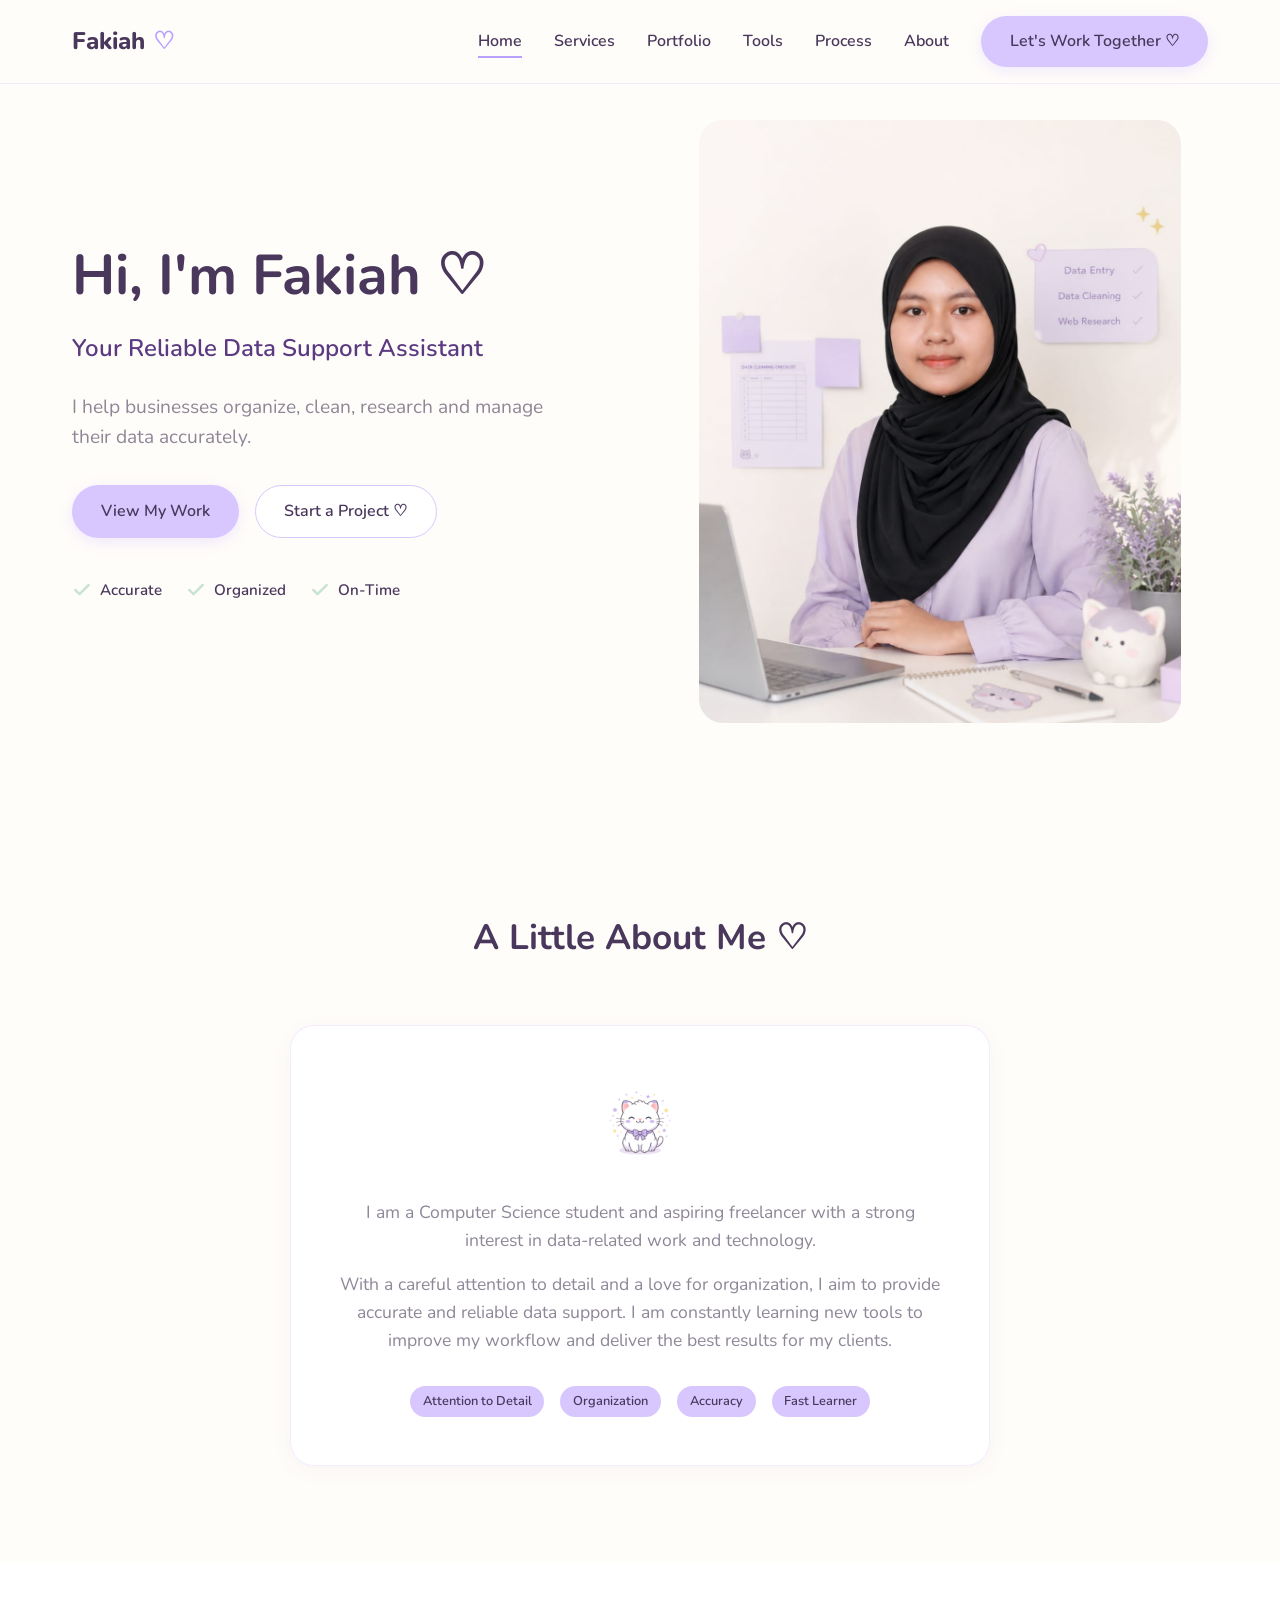
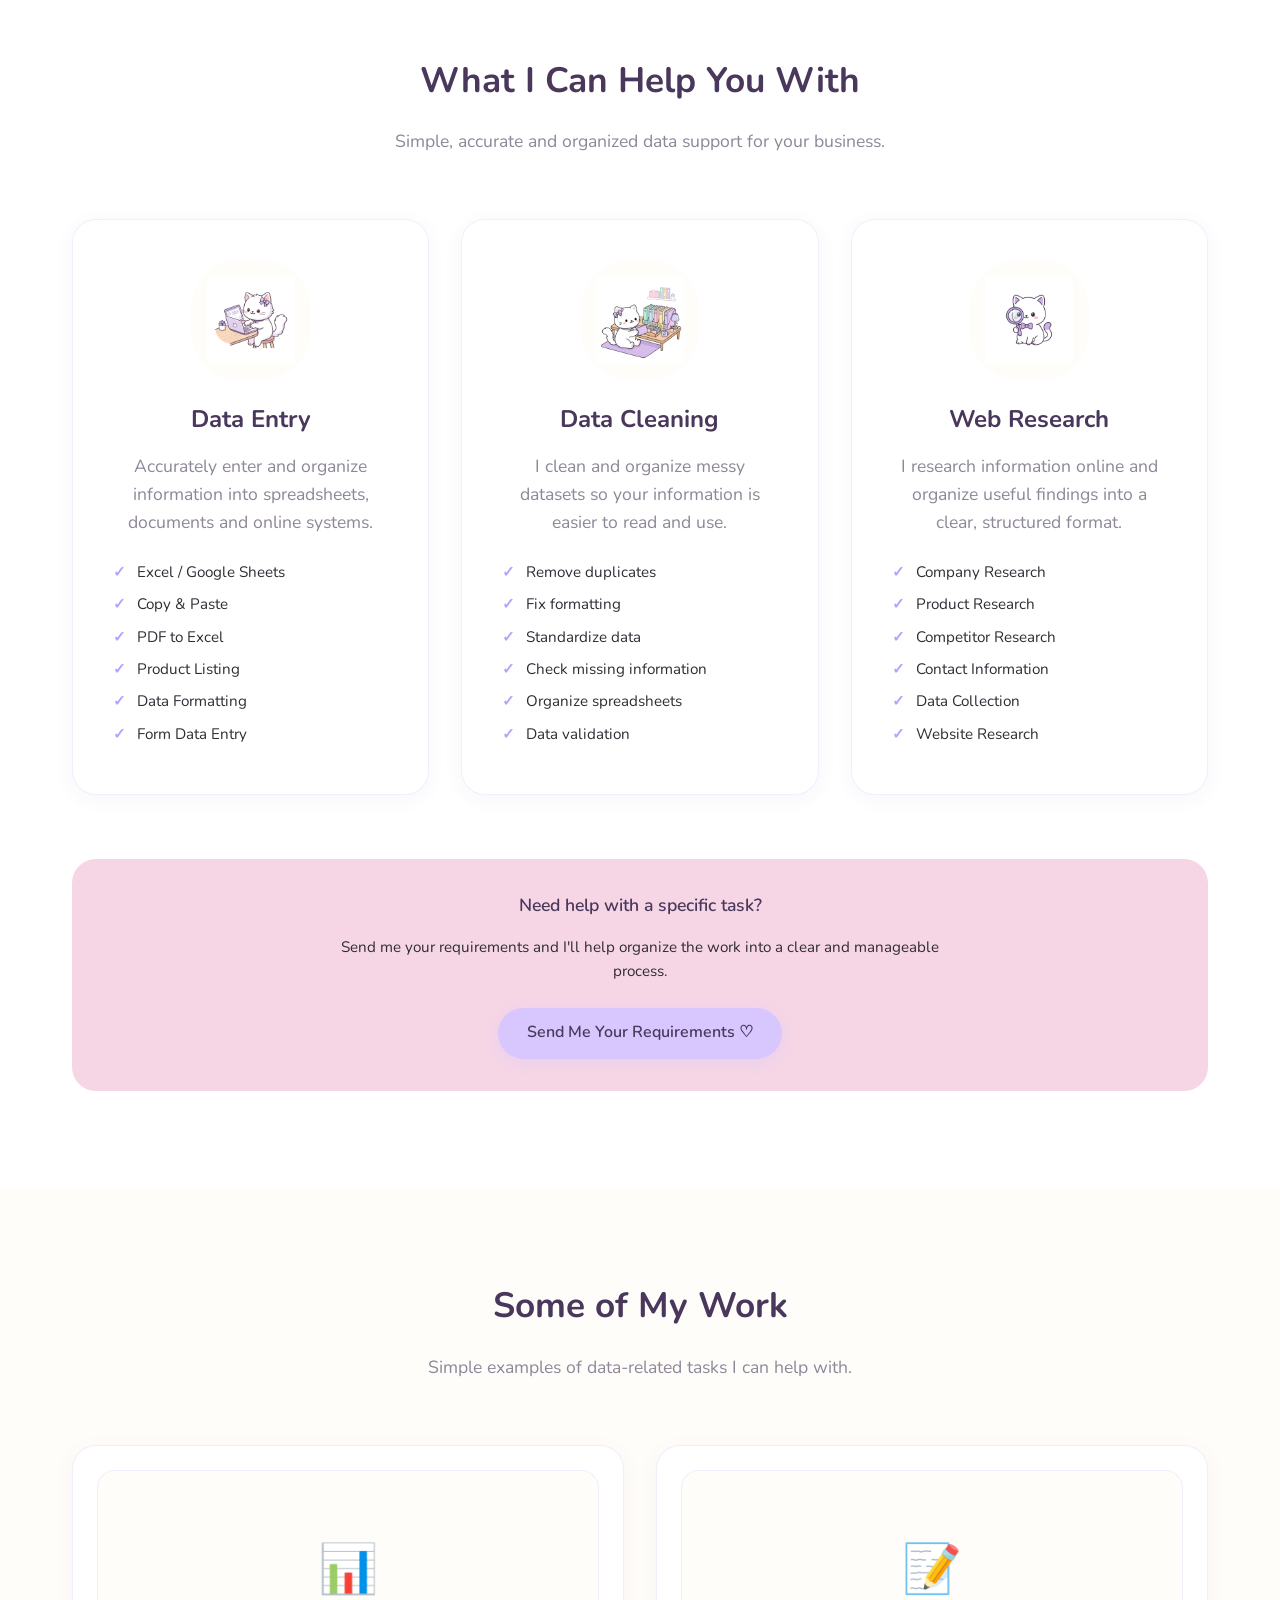
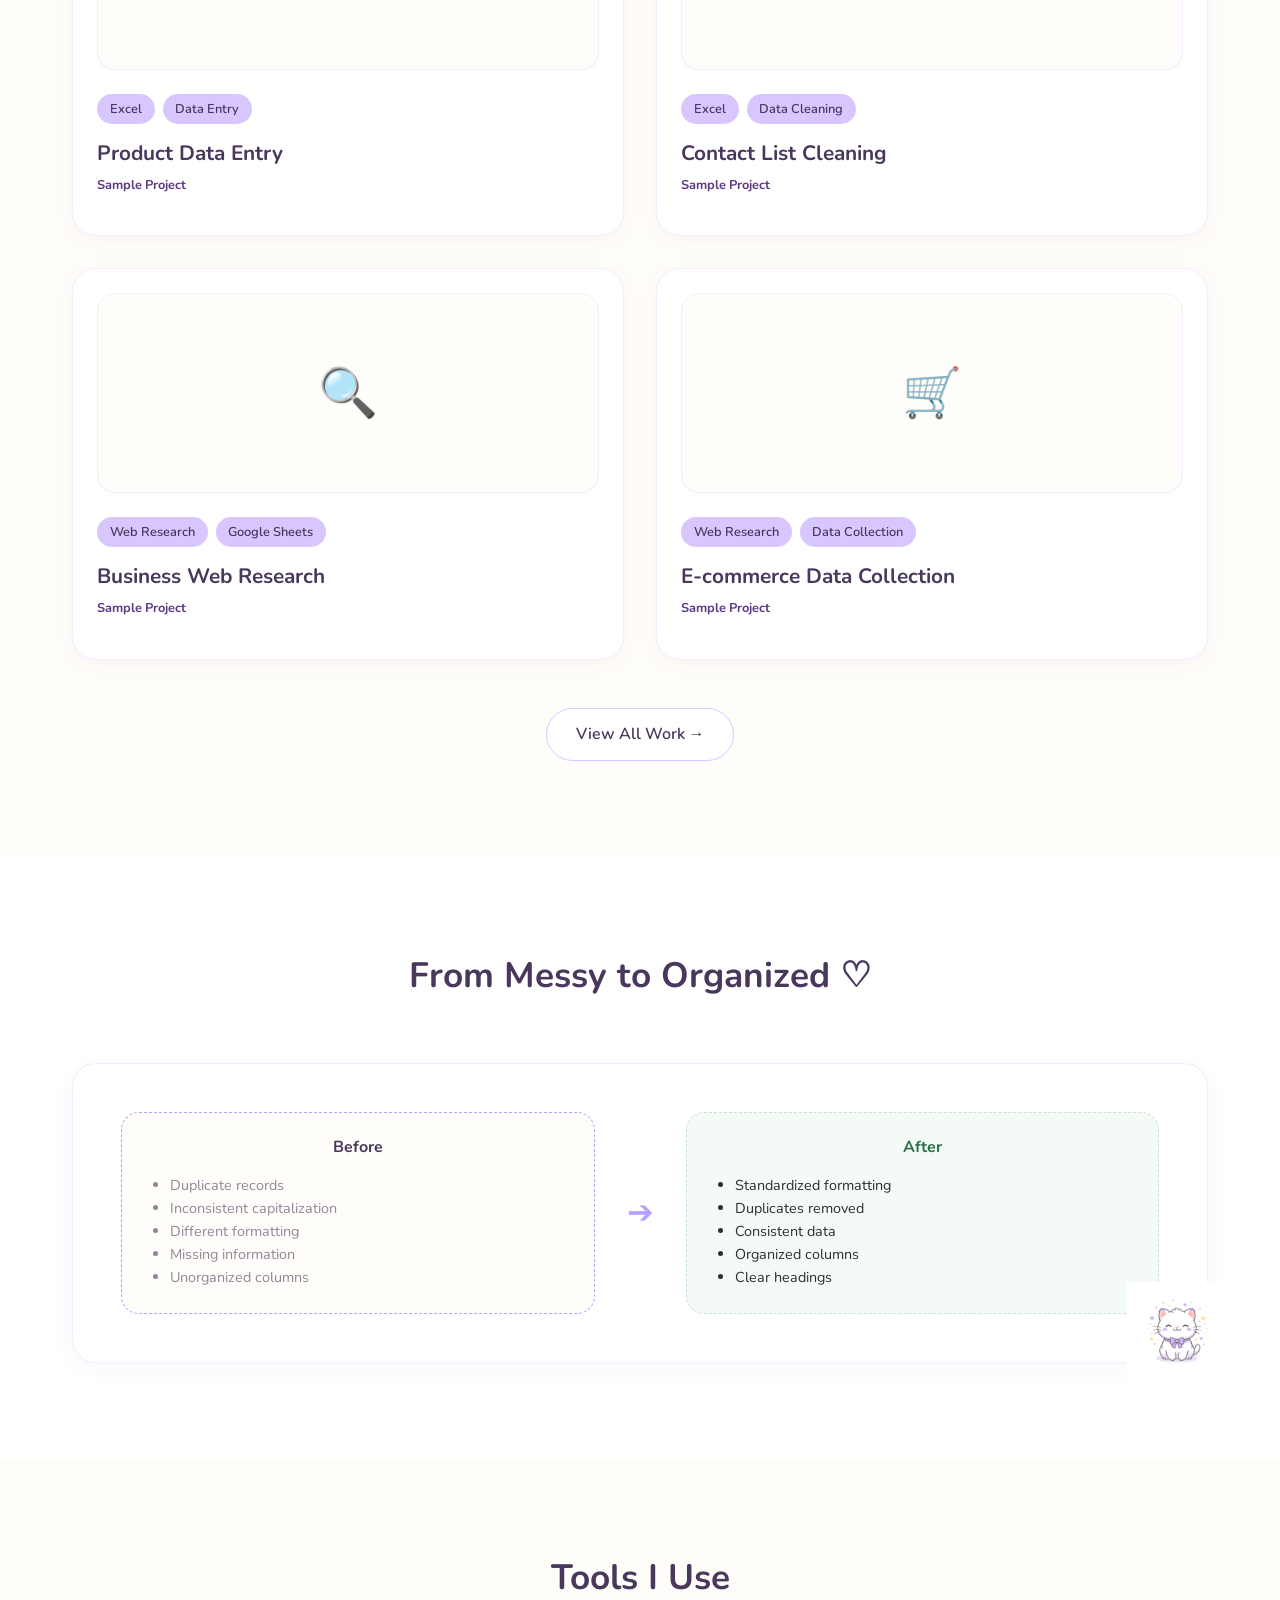
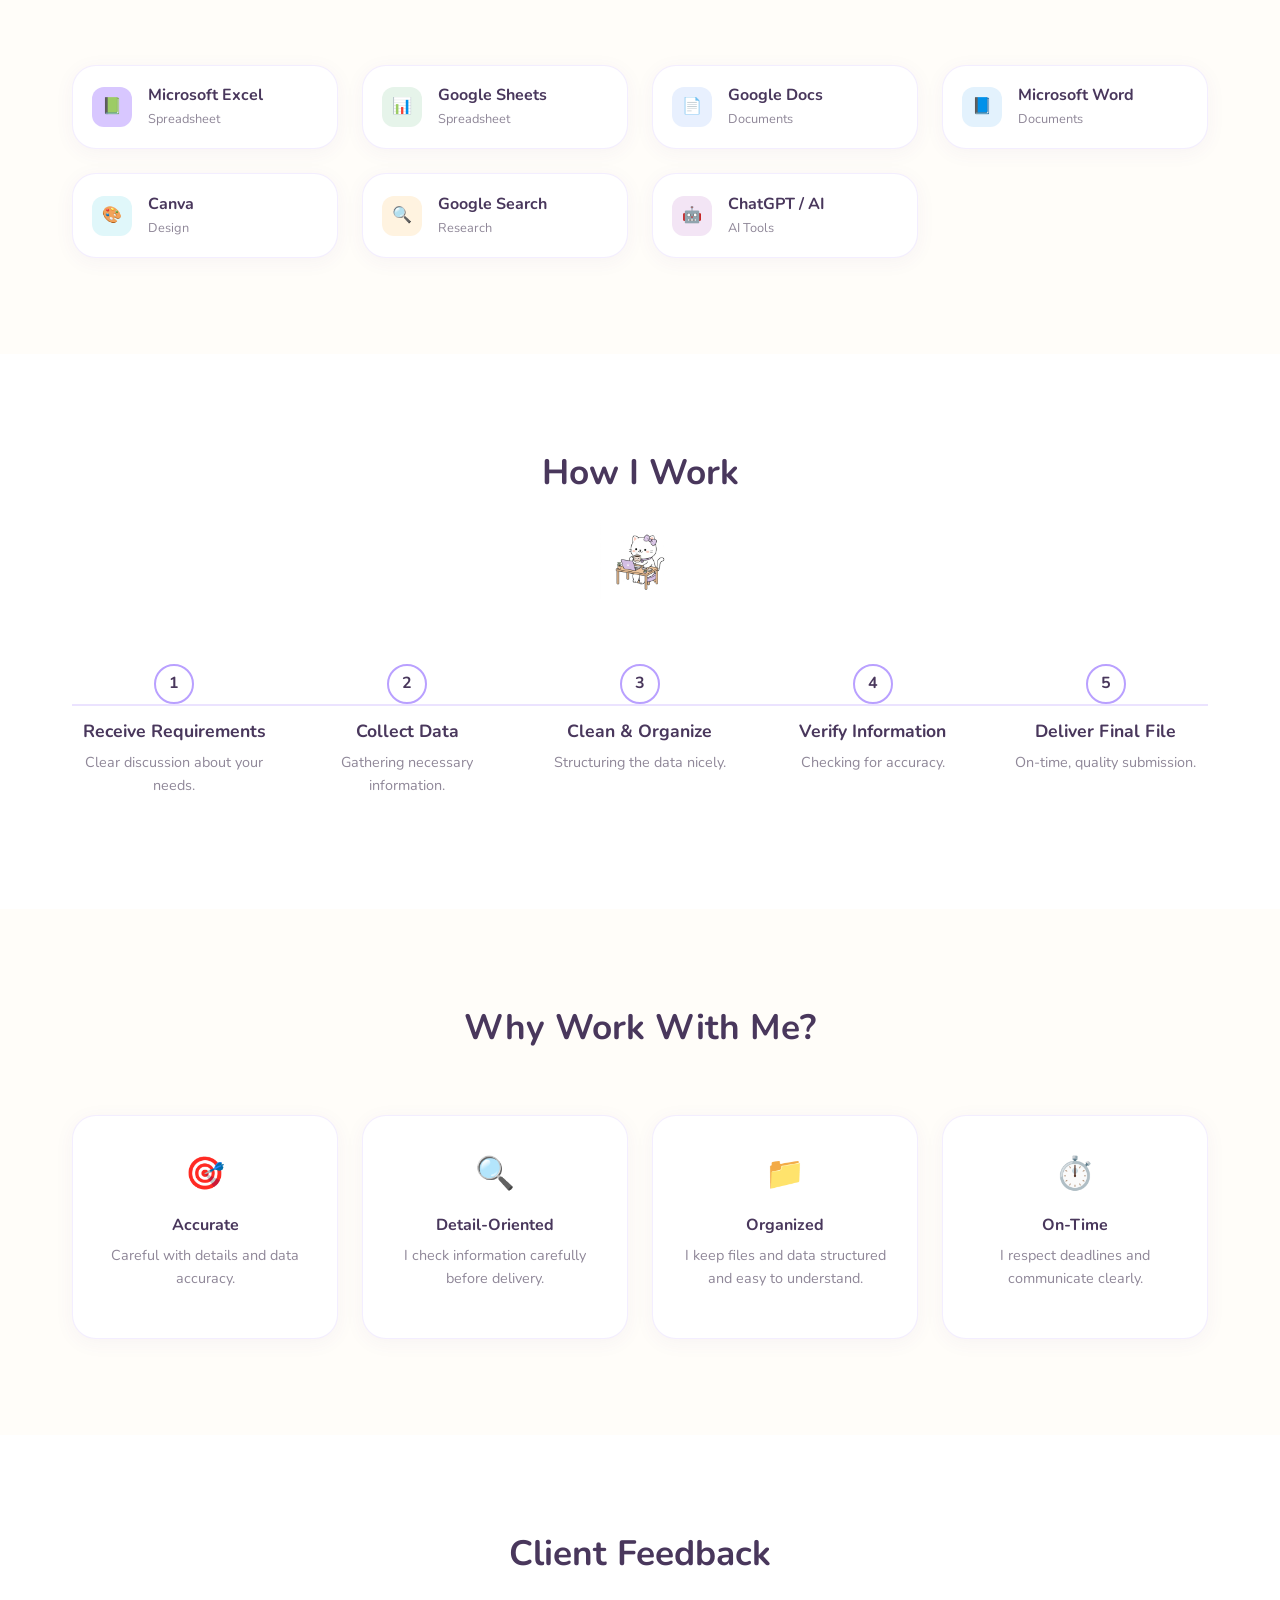
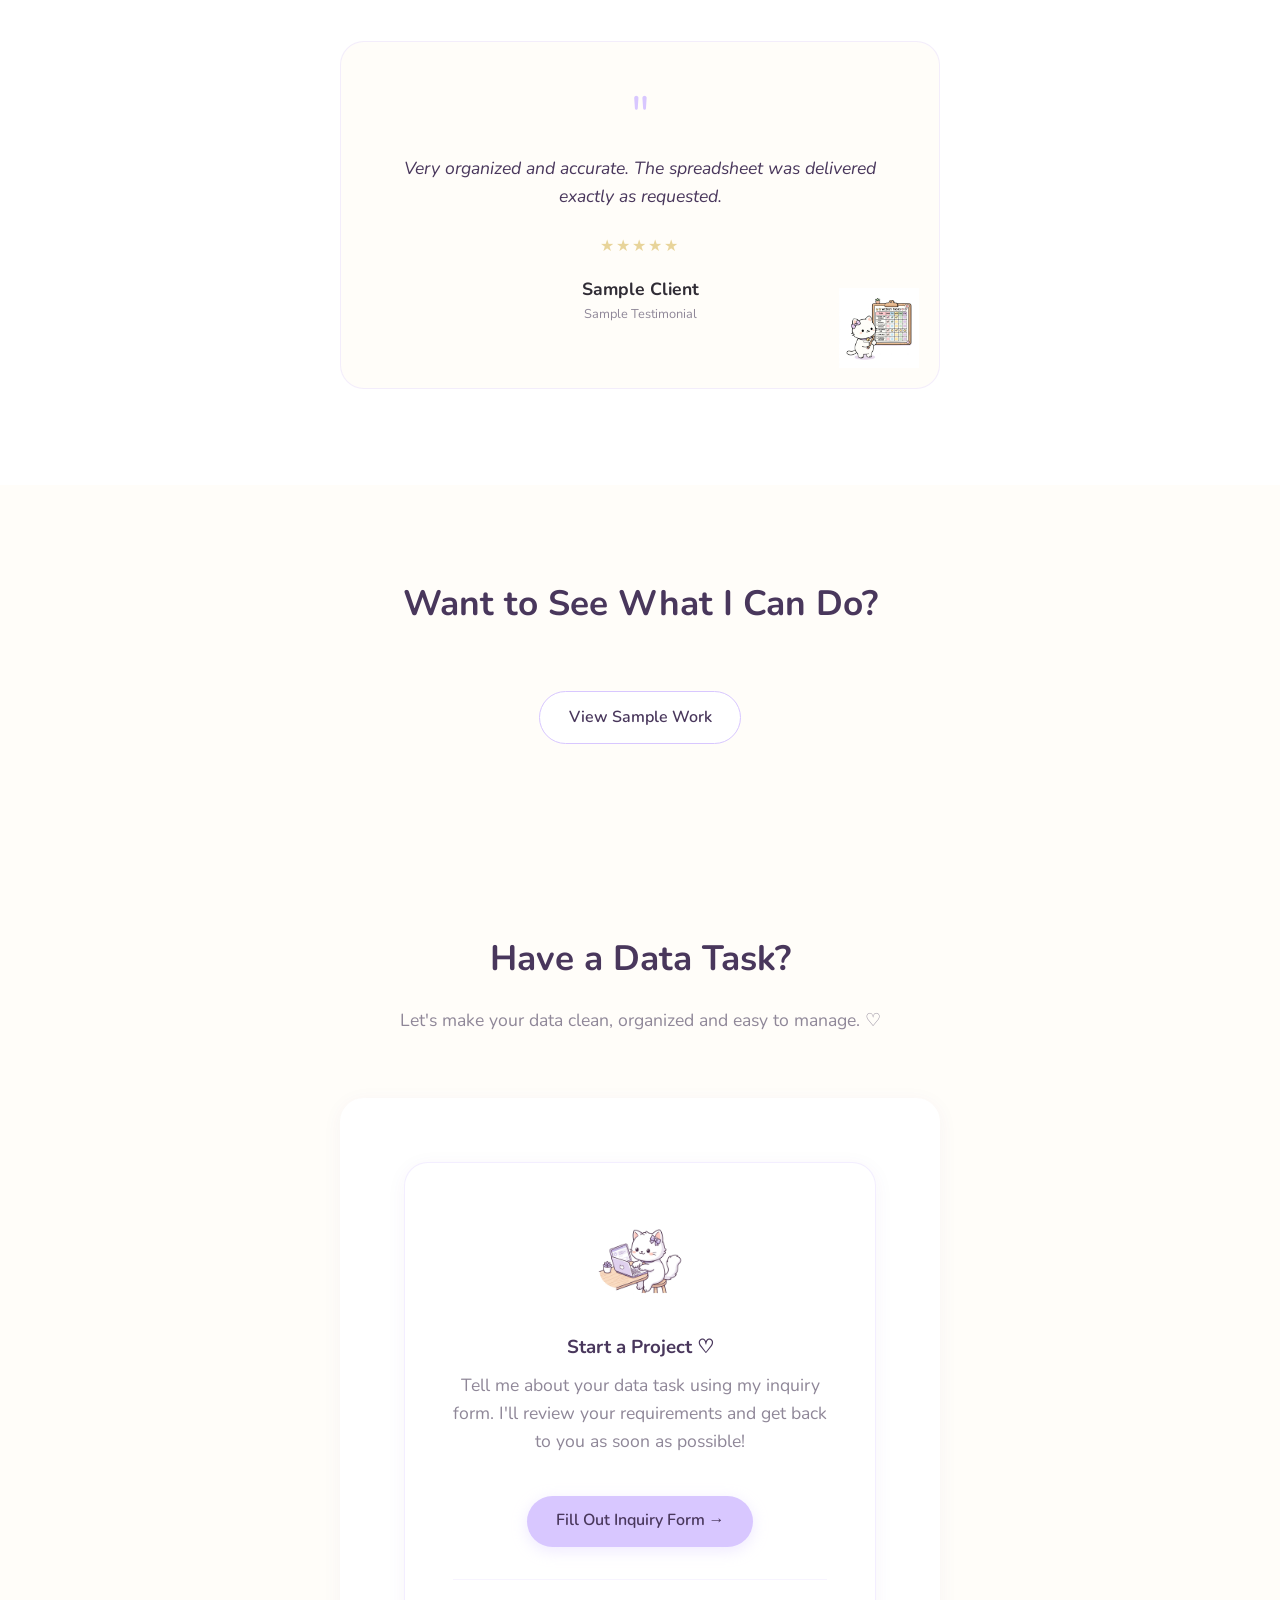
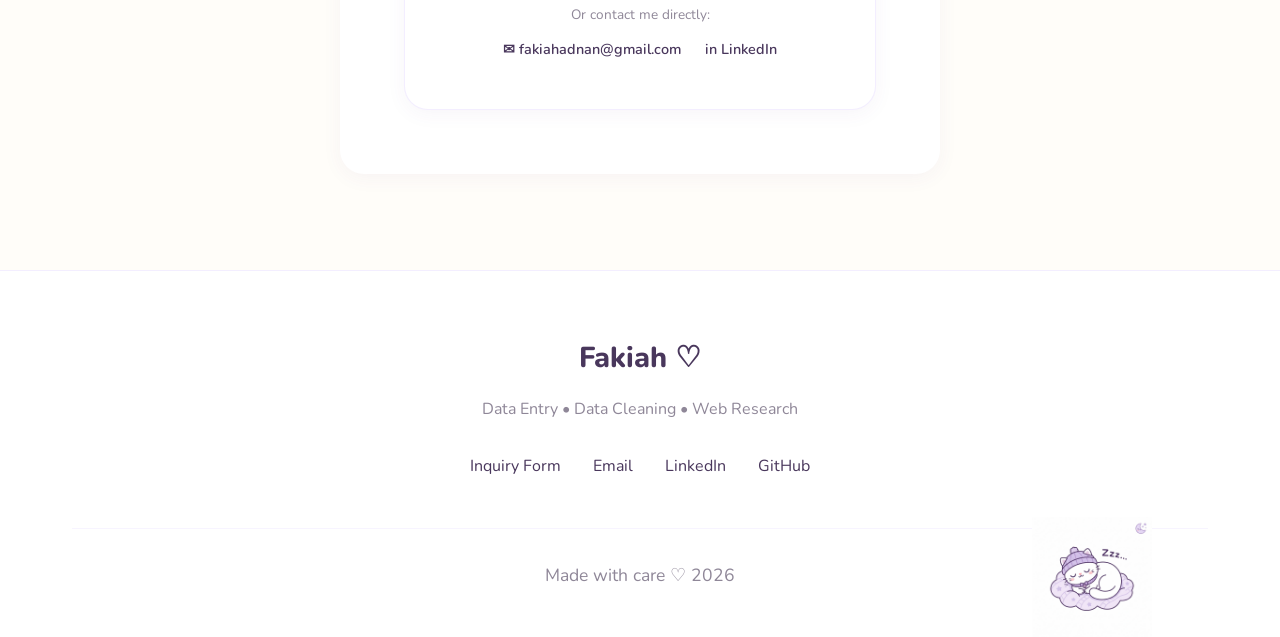
<file: index.html>
<!DOCTYPE html>
<html lang="en">
<head>
    <meta charset="UTF-8">
    <meta name="viewport" content="width=device-width, initial-scale=1.0">
    <title>Fakiah | Data Entry, Data Cleaning & Web Research Freelancer</title>
    <meta name="description" content="Freelance data support services including data entry, data cleaning, web research and data collection.">
    
    <!-- Open Graph Metadata -->
    <meta property="og:title" content="Fakiah | Data Support Assistant">
    <meta property="og:description" content="Your Reliable Data Support Assistant for Data Entry, Cleaning, and Research.">
    <meta property="og:type" content="website">
    
    <!-- Fonts -->
    <link href="https://fonts.googleapis.com/css2?family=Nunito:wght@400;600;700;800&display=swap" rel="stylesheet">
    
    <!-- Stylesheets -->
    <link rel="stylesheet" href="assets/css/style.css">
    <link rel="stylesheet" href="assets/css/responsive.css">
    <link rel="stylesheet" href="assets/css/animations.css">
</head>
<body>

    <!-- Navigation -->
    <nav class="navbar animate-fade-up">
        <div class="container">
            <a href="index.html" class="logo">Fakiah <span>♡</span></a>
            
            <button class="hamburger" aria-label="Toggle Menu">
                ☰
            </button>
            
            <div class="nav-links">
                <a href="#home" class="active">Home</a>
                <a href="#services">Services</a>
                <a href="#portfolio">Portfolio</a>
                <a href="#tools">Tools</a>
                <a href="#process">Process</a>
                <a href="#about">About</a>
                <a href="inquiry.html" class="btn btn-primary">Let's Work Together ♡</a>
            </div>
        </div>
    </nav>

    <!-- Hero Section -->
    <section id="home" class="hero section-padding">
        <div class="container hero-content">
            <div class="hero-text animate-fade-up delay-100">
                <h1>Hi, I'm Fakiah ♡</h1>
                <p class="subtitle">Your Reliable Data Support Assistant</p>
                <p class="desc">I help businesses organize, clean, research and manage their data accurately.</p>
                
                <div class="hero-buttons">
                    <a href="#portfolio" class="btn btn-primary">View My Work</a>
                    <a href="inquiry.html" class="btn btn-secondary">Start a Project ♡</a>
                </div>
                
                <div class="trust-indicators">
                    <div class="trust-item">
                        <svg width="20" height="20" viewBox="0 0 24 24" fill="none" stroke="currentColor" stroke-width="3" stroke-linecap="round" stroke-linejoin="round"><polyline points="20 6 9 17 4 12"></polyline></svg>
                        Accurate
                    </div>
                    <div class="trust-item">
                        <svg width="20" height="20" viewBox="0 0 24 24" fill="none" stroke="currentColor" stroke-width="3" stroke-linecap="round" stroke-linejoin="round"><polyline points="20 6 9 17 4 12"></polyline></svg>
                        Organized
                    </div>
                    <div class="trust-item">
                        <svg width="20" height="20" viewBox="0 0 24 24" fill="none" stroke="currentColor" stroke-width="3" stroke-linecap="round" stroke-linejoin="round"><polyline points="20 6 9 17 4 12"></polyline></svg>
                        On-Time
                    </div>
                </div>
            </div>
            
            <div class="hero-image animate-fade-up delay-200">
                <div class="floating-decoration pulse-anim" style="top: 10%; right: 10%; font-size: 2rem;">✨</div>
                <div class="floating-decoration float-anim" style="bottom: 20%; left: 5%; font-size: 1.5rem;">📁</div>
                <div class="floating-decoration float-anim" style="top: 30%; left: 10%; font-size: 1.5rem; animation-delay: 1s;">📊</div>
                <div class="floating-decoration pulse-anim" style="bottom: 10%; right: 20%; font-size: 1.8rem; animation-delay: 0.5s;">♡</div>
                
                <img src="assets/images/me_fakiah.jpeg" alt="Cute Cat Assistant" class="float-anim">
            </div>
        </div>
    </section>

    <!-- About Me Section -->
    <section id="about" class="section-padding">
        <div class="container reveal">
            <div class="section-header">
                <h2>A Little About Me ♡</h2>
            </div>
            
            <div style="max-width: 700px; margin: 0 auto; text-align: center; background: white; padding: 3rem; border-radius: var(--border-radius-lg); box-shadow: var(--shadow-subtle); border: 1px solid rgba(216, 199, 255, 0.3);">
                <img src="assets/images/cats/happy_cat.jpg" alt="Happy Cat" style="width: 100px; margin: 0 auto 1.5rem;" class="float-anim">
                <p>I am a Computer Science student and aspiring freelancer with a strong interest in data-related work and technology.</p>
                <p>With a careful attention to detail and a love for organization, I aim to provide accurate and reliable data support. I am constantly learning new tools to improve my workflow and deliver the best results for my clients.</p>
                
                <div style="display: flex; justify-content: center; gap: 1rem; flex-wrap: wrap; margin-top: 2rem;">
                    <span class="label">Attention to Detail</span>
                    <span class="label">Organization</span>
                    <span class="label">Accuracy</span>
                    <span class="label">Fast Learner</span>
                </div>
            </div>
        </div>
    </section>

    <!-- Services Section -->
    <section id="services" class="section-padding" style="background-color: var(--color-bg-pure);">
        <div class="container reveal">
            <div class="section-header">
                <h2>What I Can Help You With</h2>
                <p class="section-subtitle">Simple, accurate and organized data support for your business.</p>
            </div>
            
            <div class="services-grid">
                <!-- Service 1 -->
                <div class="card service-card">
                    <div class="service-icon">
                        <img src="assets/images/cats/data_entry_cat.jpg" alt="Data Entry Cat">
                    </div>
                    <h3>Data Entry</h3>
                    <p>Accurately enter and organize information into spreadsheets, documents and online systems.</p>
                    <ul class="service-features">
                        <li>Excel / Google Sheets</li>
                        <li>Copy & Paste</li>
                        <li>PDF to Excel</li>
                        <li>Product Listing</li>
                        <li>Data Formatting</li>
                        <li>Form Data Entry</li>
                    </ul>
                </div>
                
                <!-- Service 2 -->
                <div class="card service-card">
                    <div class="service-icon">
                        <img src="assets/images/cats/data_cleaning_cat.jpg" alt="Data Cleaning Cat">
                    </div>
                    <h3>Data Cleaning</h3>
                    <p>I clean and organize messy datasets so your information is easier to read and use.</p>
                    <ul class="service-features">
                        <li>Remove duplicates</li>
                        <li>Fix formatting</li>
                        <li>Standardize data</li>
                        <li>Check missing information</li>
                        <li>Organize spreadsheets</li>
                        <li>Data validation</li>
                    </ul>
                </div>
                
                <!-- Service 3 -->
                <div class="card service-card">
                    <div class="service-icon">
                        <img src="assets/images/cats/web_research_cat.jpg" alt="Web Research Cat">
                    </div>
                    <h3>Web Research</h3>
                    <p>I research information online and organize useful findings into a clear, structured format.</p>
                    <ul class="service-features">
                        <li>Company Research</li>
                        <li>Product Research</li>
                        <li>Competitor Research</li>
                        <li>Contact Information</li>
                        <li>Data Collection</li>
                        <li>Website Research</li>
                    </ul>
                </div>
            </div>
            
            <div class="service-cta">
                <p>Need help with a specific task?</p>
                <p style="font-weight: normal; color: var(--color-text-main); font-size: 0.95rem; margin-bottom: 1.5rem; max-width: 600px; margin-left: auto; margin-right: auto;">Send me your requirements and I'll help organize the work into a clear and manageable process.</p>
                <a href="../fakiah-customer-form/" class="btn btn-primary">Send Me Your Requirements ♡</a>
            </div>
        </div>
    </section>

    <!-- Portfolio Section -->
    <section id="portfolio" class="section-padding">
        <div class="container reveal">
            <div class="section-header">
                <h2>Some of My Work</h2>
                <p class="section-subtitle">Simple examples of data-related tasks I can help with.</p>
            </div>
            
            <div class="portfolio-grid">
                <!-- Project 1 -->
                <div class="card portfolio-card">
                    <div class="portfolio-image" style="background-color: var(--color-bg-main); height: 200px; display: flex; align-items: center; justify-content: center;">
                        <span style="font-size: 3rem;">📊</span>
                    </div>
                    <div class="portfolio-labels">
                        <span class="label">Excel</span>
                        <span class="label">Data Entry</span>
                    </div>
                    <h3>Product Data Entry</h3>
                    <p style="font-size: 0.8rem; font-weight: bold; color: var(--color-primary-dark);">Sample Project</p>
                </div>
                
                <!-- Project 2 -->
                <div class="card portfolio-card">
                    <div class="portfolio-image" style="background-color: var(--color-bg-main); height: 200px; display: flex; align-items: center; justify-content: center;">
                        <span style="font-size: 3rem;">📝</span>
                    </div>
                    <div class="portfolio-labels">
                        <span class="label">Excel</span>
                        <span class="label">Data Cleaning</span>
                    </div>
                    <h3>Contact List Cleaning</h3>
                    <p style="font-size: 0.8rem; font-weight: bold; color: var(--color-primary-dark);">Sample Project</p>
                </div>
                
                <!-- Project 3 -->
                <div class="card portfolio-card">
                    <div class="portfolio-image" style="background-color: var(--color-bg-main); height: 200px; display: flex; align-items: center; justify-content: center;">
                        <span style="font-size: 3rem;">🔍</span>
                    </div>
                    <div class="portfolio-labels">
                        <span class="label">Web Research</span>
                        <span class="label">Google Sheets</span>
                    </div>
                    <h3>Business Web Research</h3>
                    <p style="font-size: 0.8rem; font-weight: bold; color: var(--color-primary-dark);">Sample Project</p>
                </div>
                
                <!-- Project 4 -->
                <div class="card portfolio-card">
                    <div class="portfolio-image" style="background-color: var(--color-bg-main); height: 200px; display: flex; align-items: center; justify-content: center;">
                        <span style="font-size: 3rem;">🛒</span>
                    </div>
                    <div class="portfolio-labels">
                        <span class="label">Web Research</span>
                        <span class="label">Data Collection</span>
                    </div>
                    <h3>E-commerce Data Collection</h3>
                    <p style="font-size: 0.8rem; font-weight: bold; color: var(--color-primary-dark);">Sample Project</p>
                </div>
            </div>
            
            <div class="text-center" style="margin-top: 2rem;">
                <a href="portfolio.html" class="btn btn-secondary">View All Work →</a>
            </div>
        </div>
    </section>

    <!-- Before & After Section -->
    <section class="section-padding" style="background-color: var(--color-bg-pure);">
        <div class="container reveal">
            <div class="section-header">
                <h2>From Messy to Organized ♡</h2>
            </div>
            
            <div class="before-after-container">
                <div class="data-box">
                    <h4>Before</h4>
                    <ul style="color: var(--color-text-soft); font-size: 0.9rem; list-style-type: disc; padding-left: 1.5rem;">
                        <li>Duplicate records</li>
                        <li>Inconsistent capitalization</li>
                        <li>Different formatting</li>
                        <li>Missing information</li>
                        <li>Unorganized columns</li>
                    </ul>
                </div>
                
                <div class="before-after-arrow">
                    ➔
                </div>
                
                <div class="data-box" style="border-color: var(--color-accent-green); background-color: rgba(201, 228, 210, 0.2);">
                    <h4 style="color: #2b7042;">After</h4>
                    <ul style="color: var(--color-text-main); font-size: 0.9rem; list-style-type: disc; padding-left: 1.5rem;">
                        <li>Standardized formatting</li>
                        <li>Duplicates removed</li>
                        <li>Consistent data</li>
                        <li>Organized columns</li>
                        <li>Clear headings</li>
                    </ul>
                    <img src="assets/images/cats/happy_cat.jpg" alt="Happy Cat" class="happy-cat-absolute float-anim">
                </div>
            </div>
        </div>
    </section>

    <!-- Tools Section -->
    <section id="tools" class="section-padding">
        <div class="container reveal">
            <div class="section-header">
                <h2>Tools I Use</h2>
            </div>
            
            <div class="tools-grid">
                <div class="card tool-card">
                    <div class="tool-icon">📗</div>
                    <div class="tool-info">
                        <h4>Microsoft Excel</h4>
                        <p>Spreadsheet</p>
                    </div>
                </div>
                
                <div class="card tool-card">
                    <div class="tool-icon" style="background-color: #E6F4EA; color: #1E8E3E;">📊</div>
                    <div class="tool-info">
                        <h4>Google Sheets</h4>
                        <p>Spreadsheet</p>
                    </div>
                </div>
                
                <div class="card tool-card">
                    <div class="tool-icon" style="background-color: #E8F0FE; color: #1A73E8;">📄</div>
                    <div class="tool-info">
                        <h4>Google Docs</h4>
                        <p>Documents</p>
                    </div>
                </div>
                
                <div class="card tool-card">
                    <div class="tool-icon" style="background-color: #E3F2FD; color: #1565C0;">📘</div>
                    <div class="tool-info">
                        <h4>Microsoft Word</h4>
                        <p>Documents</p>
                    </div>
                </div>
                
                <div class="card tool-card">
                    <div class="tool-icon" style="background-color: #E0F7FA; color: #00838F;">🎨</div>
                    <div class="tool-info">
                        <h4>Canva</h4>
                        <p>Design</p>
                    </div>
                </div>
                
                <div class="card tool-card">
                    <div class="tool-icon" style="background-color: #FFF3E0; color: #E65100;">🔍</div>
                    <div class="tool-info">
                        <h4>Google Search</h4>
                        <p>Research</p>
                    </div>
                </div>
                
                <div class="card tool-card">
                    <div class="tool-icon" style="background-color: #F3E5F5; color: #6A1B9A;">🤖</div>
                    <div class="tool-info">
                        <h4>ChatGPT / AI</h4>
                        <p>AI Tools</p>
                    </div>
                </div>
            </div>
        </div>
    </section>

    <!-- Work Process Section -->
    <section id="process" class="section-padding" style="background-color: var(--color-bg-pure);">
        <div class="container reveal">
            <div class="section-header">
                <h2>How I Work</h2>
                <img src="assets/images/cats/process_cat.jpg" alt="Process Cat" style="width: 80px; margin: 0 auto; display: block;" class="float-anim">
            </div>
            
            <div class="process-timeline">
                <div class="process-step">
                    <div class="step-number">1</div>
                    <h4>Receive Requirements</h4>
                    <p>Clear discussion about your needs.</p>
                </div>
                
                <div class="process-step">
                    <div class="step-number">2</div>
                    <h4>Collect Data</h4>
                    <p>Gathering necessary information.</p>
                </div>
                
                <div class="process-step">
                    <div class="step-number">3</div>
                    <h4>Clean & Organize</h4>
                    <p>Structuring the data nicely.</p>
                </div>
                
                <div class="process-step">
                    <div class="step-number">4</div>
                    <h4>Verify Information</h4>
                    <p>Checking for accuracy.</p>
                </div>
                
                <div class="process-step">
                    <div class="step-number">5</div>
                    <h4>Deliver Final File</h4>
                    <p>On-time, quality submission.</p>
                </div>
            </div>
        </div>
    </section>

    <!-- Why Work With Me Section -->
    <section class="section-padding">
        <div class="container reveal">
            <div class="section-header">
                <h2>Why Work With Me?</h2>
            </div>
            
            <div class="tools-grid">
                <div class="card text-center" style="padding: 2rem 1.5rem;">
                    <div style="font-size: 2rem; margin-bottom: 1rem;">🎯</div>
                    <h4 style="margin-bottom: 0.5rem;">Accurate</h4>
                    <p style="font-size: 0.9rem;">Careful with details and data accuracy.</p>
                </div>
                
                <div class="card text-center" style="padding: 2rem 1.5rem;">
                    <div style="font-size: 2rem; margin-bottom: 1rem;">🔍</div>
                    <h4 style="margin-bottom: 0.5rem;">Detail-Oriented</h4>
                    <p style="font-size: 0.9rem;">I check information carefully before delivery.</p>
                </div>
                
                <div class="card text-center" style="padding: 2rem 1.5rem;">
                    <div style="font-size: 2rem; margin-bottom: 1rem;">📁</div>
                    <h4 style="margin-bottom: 0.5rem;">Organized</h4>
                    <p style="font-size: 0.9rem;">I keep files and data structured and easy to understand.</p>
                </div>
                
                <div class="card text-center" style="padding: 2rem 1.5rem;">
                    <div style="font-size: 2rem; margin-bottom: 1rem;">⏱️</div>
                    <h4 style="margin-bottom: 0.5rem;">On-Time</h4>
                    <p style="font-size: 0.9rem;">I respect deadlines and communicate clearly.</p>
                </div>
            </div>
        </div>
    </section>
    
    <!-- Testimonial Sample Section -->
    <section class="section-padding" style="background-color: var(--color-bg-pure);">
        <div class="container reveal">
            <div class="section-header">
                <h2>Client Feedback</h2>
            </div>
            
            <div style="max-width: 600px; margin: 0 auto; text-align: center; background: var(--color-bg-main); padding: 3rem; border-radius: var(--border-radius-lg); position: relative; border: 1px solid rgba(216, 199, 255, 0.3);">
                <div style="font-size: 3rem; color: var(--color-primary); line-height: 1; margin-bottom: 1rem;">"</div>
                <p style="font-size: 1.1rem; color: var(--color-text-purple); font-style: italic; margin-bottom: 1.5rem;">Very organized and accurate. The spreadsheet was delivered exactly as requested.</p>
                <div style="color: var(--color-accent-gold); letter-spacing: 2px; margin-bottom: 1rem;">★★★★★</div>
                <p style="font-weight: bold; color: var(--color-text-main); margin-bottom: 0;">Sample Client</p>
                <p style="font-size: 0.8rem; color: var(--color-text-soft);">Sample Testimonial</p>
                
                <img src="assets/images/cats/verification_cat.jpg" alt="Verification Cat" style="width: 80px; position: absolute; right: 20px; bottom: 20px;" class="float-anim">
            </div>
        </div>
    </section>

    <!-- Sample Work Download Section -->
    <section class="section-padding text-center">
        <div class="container reveal">
            <div class="section-header">
                <h2>Want to See What I Can Do?</h2>
            </div>
            <a href="samples.html" class="btn btn-secondary">View Sample Work</a>
        </div>
    </section>

    <!-- Contact Section -->
    <section id="contact" class="section-padding">
        <div class="container reveal">
            <div class="section-header">
                <h2>Have a Data Task?</h2>
                <p class="section-subtitle">Let's make your data clean, organized and easy to manage. ♡</p>
            </div>
            
            <div class="contact-container">
                <!-- Inquiry Form CTA Card -->
                <div style="max-width: 600px; margin: 0 auto; text-align: center; background: white; padding: 3rem; border-radius: var(--border-radius-lg); box-shadow: var(--shadow-subtle); border: 1px solid rgba(216, 199, 255, 0.3);">
                    <img src="assets/images/cats/data_entry_cat.jpg" alt="Contact Cat" style="width: 100px; margin: 0 auto 1.5rem; border-radius: var(--border-radius-md);" class="float-anim">
                    <h3 style="margin-bottom: 0.75rem;">Start a Project ♡</h3>
                    <p>Tell me about your data task using my inquiry form. I'll review your requirements and get back to you as soon as possible!</p>
                    <a href="inquiry.html" class="btn btn-primary" style="margin-top: 1.5rem; display: inline-flex; align-items: center; gap: 8px;">Fill Out Inquiry Form →</a>
                    
                    <div style="margin-top: 2rem; padding-top: 1.5rem; border-top: 1px solid rgba(216, 199, 255, 0.2);">
                        <p style="font-size: 0.85rem; color: var(--color-text-soft); margin-bottom: 0.75rem;">Or contact me directly:</p>
                        <div style="display: flex; justify-content: center; gap: 1.5rem; flex-wrap: wrap;">
                            <a href="mailto:fakiahadnan@gmail.com" style="font-weight: 600; font-size: 0.9rem;">✉ fakiahadnan@gmail.com</a>
                            <a href="https://www.linkedin.com/in/siti-norufakiah" style="font-weight: 600; font-size: 0.9rem;">in LinkedIn</a>
                        </div>
                    </div>
                </div>

            </div>
        </div>
    </section>

    <!-- Footer -->
    <footer class="footer">
        <div class="container">
            <div class="footer-logo">Fakiah <span>♡</span></div>
            <p class="footer-services">Data Entry • Data Cleaning • Web Research</p>
            
            <div class="footer-links">
                <a href="inquiry.html">Inquiry Form</a>
                <a href="mailto:fakiahadnan@gmail.com">Email</a>
                <a href="https://www.linkedin.com/in/siti-norufakiah">LinkedIn</a>
                <a href="https://github.com/fakiah03">GitHub</a>
            </div>
            
            <div class="footer-bottom">
                <p>Made with care ♡ <span id="current-year"></span></p>
            </div>
        </div>
        
        <img src="assets/images/cats/sleeping_cat.jpg" alt="Sleeping Cat" class="sleeping-cat float-anim">
    </footer>

    <!-- Scripts -->
    <script src="assets/js/main.js"></script>
    <script src="assets/js/navigation.js"></script>
</body>
</html>
</file>
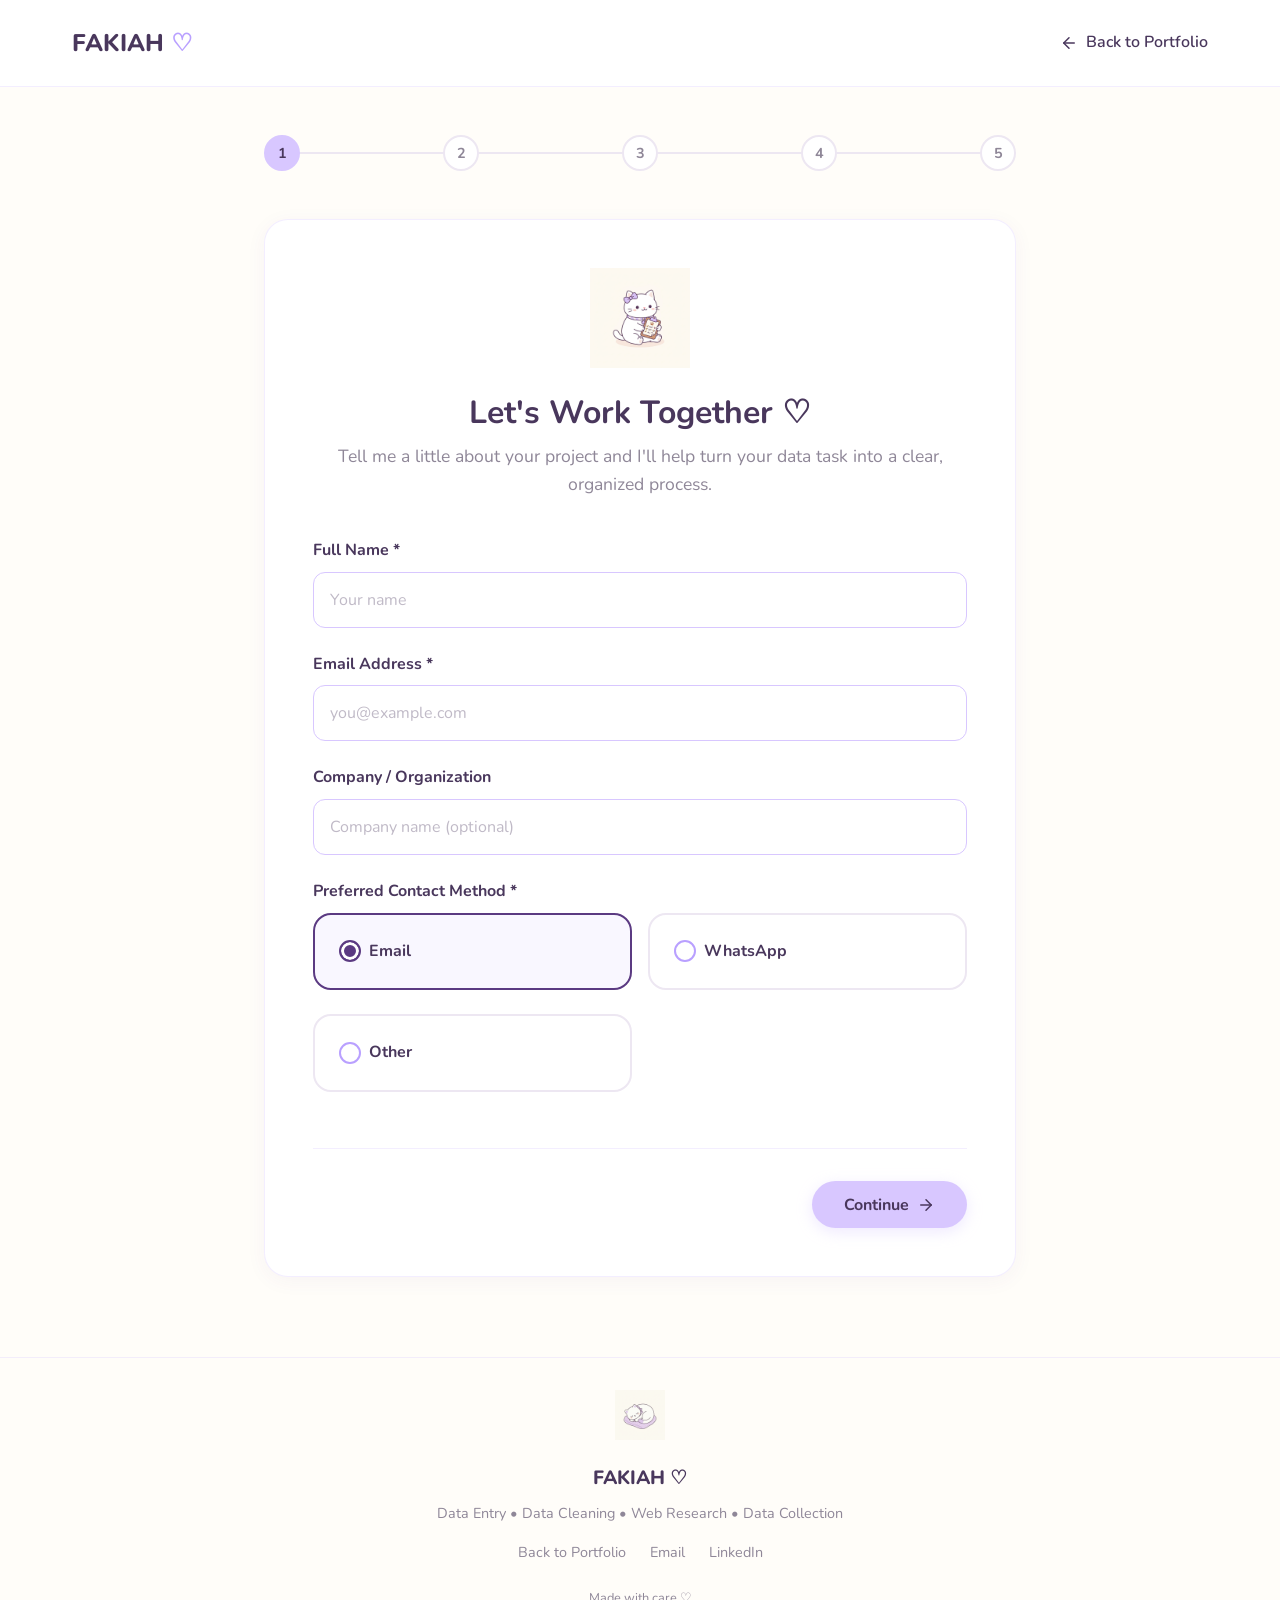
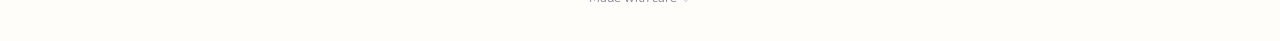
<file: inquiry.html>
<!DOCTYPE html>
<html lang="en">
<head>
    <meta charset="UTF-8">
    <meta name="viewport" content="width=device-width, initial-scale=1.0">
    <title>Customer Inquiry | FAKIAH</title>
    
    <link href="https://fonts.googleapis.com/css2?family=Nunito:wght@400;600;700;800&display=swap" rel="stylesheet">
    <link rel="stylesheet" href="assets/css/inquiry-style.css">
    <link rel="stylesheet" href="assets/css/inquiry-responsive.css">
    <link rel="stylesheet" href="assets/css/inquiry-animations.css">
</head>
<body>

    <!-- Header -->
    <header class="header">
        <div class="container">
            <a href="#" id="portfolioLink" class="logo">FAKIAH <span>♡</span></a>
            <a href="#" id="backToPortfolio" class="back-link">
                <svg width="18" height="18" viewBox="0 0 24 24" fill="none" stroke="currentColor" stroke-width="2" stroke-linecap="round" stroke-linejoin="round">
                    <line x1="19" y1="12" x2="5" y2="12"></line>
                    <polyline points="12 19 5 12 12 5"></polyline>
                </svg>
                Back to Portfolio
            </a>
        </div>
    </header>

    <main class="app-container fade-in-up">
        
        <!-- Progress Indicator -->
        <div class="progress-container" id="progressContainer">
            <div class="progress-line"></div>
            <div class="progress-fill" id="progressFill"></div>
            
            <div class="progress-step active" data-step="1">1</div>
            <div class="progress-step" data-step="2">2</div>
            <div class="progress-step" data-step="3">3</div>
            <div class="progress-step" data-step="4">4</div>
            <div class="progress-step" data-step="5">5</div>
        </div>
        
        <!-- Mobile Progress -->
        <div class="mobile-progress" id="mobileProgress">
            <span class="mobile-progress-text" id="mobileProgressText">Step 1 of 5</span>
            <div class="mobile-progress-bar-container">
                <div class="mobile-progress-fill" id="mobileProgressFill"></div>
            </div>
        </div>

        <form id="inquiryForm" onsubmit="return false;">
            
            <!-- STEP 1: WELCOME & ABOUT YOU -->
            <section class="form-step active" id="step1">
                <div class="step-header">
                    <img src="assets/images/cats/intro_cat.jpg" alt="Cat holding clipboard" class="step-cat float-anim">
                    <h2>Let's Work Together ♡</h2>
                    <p>Tell me a little about your project and I'll help turn your data task into a clear, organized process.</p>
                </div>
                
                <div class="form-group">
                    <label for="fullName">Full Name *</label>
                    <input type="text" id="fullName" name="fullName" class="form-control" placeholder="Your name" required minlength="2">
                    <span class="error-message">Please enter your name ♡</span>
                </div>
                
                <div class="form-group">
                    <label for="email">Email Address *</label>
                    <input type="email" id="email" name="email" class="form-control" placeholder="you@example.com" required>
                    <span class="error-message">Please enter a valid email address.</span>
                </div>
                
                <div class="form-group">
                    <label for="company">Company / Organization</label>
                    <input type="text" id="company" name="company" class="form-control" placeholder="Company name (optional)">
                </div>
                
                <div class="form-group">
                    <label>Preferred Contact Method *</label>
                    <div class="options-grid">
                        <label class="option-card" for="contactEmail">
                            <input type="radio" name="preferredContact" id="contactEmail" value="Email" checked>
                            <span class="option-title">Email</span>
                        </label>
                        <label class="option-card" for="contactWhatsApp">
                            <input type="radio" name="preferredContact" id="contactWhatsApp" value="WhatsApp">
                            <span class="option-title">WhatsApp</span>
                        </label>
                        <label class="option-card" for="contactOther">
                            <input type="radio" name="preferredContact" id="contactOther" value="Other">
                            <span class="option-title">Other</span>
                        </label>
                    </div>
                </div>
                
                <div class="step-actions" style="justify-content: flex-end;">
                    <button type="button" class="btn btn-primary next-btn">Continue 
                        <svg width="18" height="18" viewBox="0 0 24 24" fill="none" stroke="currentColor" stroke-width="2" stroke-linecap="round" stroke-linejoin="round"><line x1="5" y1="12" x2="19" y2="12"></line><polyline points="12 5 19 12 12 19"></polyline></svg>
                    </button>
                </div>
            </section>

            <!-- STEP 2: SERVICE & PROJECT DETAILS -->
            <section class="form-step" id="step2">
                <div class="step-header">
                    <img src="assets/images/cats/laptop_cat.jpg" alt="Cat typing on laptop" class="step-cat float-anim">
                    <h2>What can I help you with? ♡</h2>
                    <p>Choose the service that best matches your project.</p>
                </div>
                
                <div class="form-group">
                    <label>Services Required * <span class="help-text">You can select more than one.</span></label>
                    <div class="options-grid" id="serviceOptions">
                        <label class="option-card" for="srvDataEntry">
                            <input type="checkbox" name="service" id="srvDataEntry" value="Data Entry">
                            <span class="option-title">Data Entry</span>
                            <p class="option-desc">Enter and organize information accurately.</p>
                        </label>
                        <label class="option-card" for="srvDataCleaning">
                            <input type="checkbox" name="service" id="srvDataCleaning" value="Data Cleaning">
                            <span class="option-title">Data Cleaning</span>
                            <p class="option-desc">Clean, standardize and organize messy data.</p>
                        </label>
                        <label class="option-card" for="srvWebResearch">
                            <input type="checkbox" name="service" id="srvWebResearch" value="Web Research">
                            <span class="option-title">Web Research</span>
                            <p class="option-desc">Research information and organize useful findings.</p>
                        </label>
                        <label class="option-card" for="srvDataCollection">
                            <input type="checkbox" name="service" id="srvDataCollection" value="Data Collection">
                            <span class="option-title">Data Collection</span>
                            <p class="option-desc">Collect information from websites or documents.</p>
                        </label>
                        <label class="option-card" for="srvDataVerification">
                            <input type="checkbox" name="service" id="srvDataVerification" value="Data Verification">
                            <span class="option-title">Data Verification</span>
                            <p class="option-desc">Check information for accuracy and consistency.</p>
                        </label>
                        <label class="option-card" for="srvOther">
                            <input type="checkbox" name="service" id="srvOther" value="Other">
                            <span class="option-title">Other</span>
                            <p class="option-desc">For tasks that don't fit the categories above.</p>
                        </label>
                    </div>
                    <span class="error-message" id="serviceError">Please select at least one service.</span>
                </div>
                
                <div class="form-group" style="margin-top: 2rem;">
                    <label for="projectTitle">Project Title *</label>
                    <input type="text" id="projectTitle" name="projectTitle" class="form-control" placeholder="Example: Product data entry" required>
                    <span class="error-message">Please provide a short title for the project.</span>
                </div>
                
                <div class="form-group">
                    <label for="projectDescription">Project Description *</label>
                    <textarea id="projectDescription" name="projectDescription" class="form-control" placeholder="Tell me what you would like me to do..." maxlength="1000" required></textarea>
                    <div class="char-counter"><span id="descCount">0</span> / 1000</div>
                    <span class="error-message">Tell me a little more about the task so I can understand what you need. (Min 20 characters)</span>
                </div>
                
                <div class="step-actions">
                    <button type="button" class="btn btn-secondary prev-btn">
                        <svg width="18" height="18" viewBox="0 0 24 24" fill="none" stroke="currentColor" stroke-width="2" stroke-linecap="round" stroke-linejoin="round"><line x1="19" y1="12" x2="5" y2="12"></line><polyline points="12 19 5 12 12 5"></polyline></svg>
                        Back
                    </button>
                    <button type="button" class="btn btn-primary next-btn">Continue 
                        <svg width="18" height="18" viewBox="0 0 24 24" fill="none" stroke="currentColor" stroke-width="2" stroke-linecap="round" stroke-linejoin="round"><line x1="5" y1="12" x2="19" y2="12"></line><polyline points="12 5 19 12 12 19"></polyline></svg>
                    </button>
                </div>
            </section>

            <!-- STEP 3: FILES & DETAILS -->
            <section class="form-step" id="step3">
                <div class="step-header">
                    <img src="assets/images/cats/files_cat.jpg" alt="Cat organizing files" class="step-cat float-anim">
                    <h2>What will I be working with? ♡</h2>
                    <p>A little more detail helps me understand the format and scope.</p>
                </div>
                
                <div class="form-group">
                    <label>Current File / Data Format</label>
                    <div class="options-grid">
                        <label class="option-card" for="fmtExcel">
                            <input type="checkbox" name="fileFormat" id="fmtExcel" value="Excel">
                            <span class="option-title">Excel</span>
                        </label>
                        <label class="option-card" for="fmtSheets">
                            <input type="checkbox" name="fileFormat" id="fmtSheets" value="Google Sheets">
                            <span class="option-title">Google Sheets</span>
                        </label>
                        <label class="option-card" for="fmtPDF">
                            <input type="checkbox" name="fileFormat" id="fmtPDF" value="PDF">
                            <span class="option-title">PDF</span>
                        </label>
                        <label class="option-card" for="fmtImages">
                            <input type="checkbox" name="fileFormat" id="fmtImages" value="Images">
                            <span class="option-title">Images</span>
                        </label>
                        <label class="option-card" for="fmtWebsite">
                            <input type="checkbox" name="fileFormat" id="fmtWebsite" value="Website">
                            <span class="option-title">Website</span>
                        </label>
                        <label class="option-card" for="fmtOtherFormat">
                            <input type="checkbox" name="fileFormat" id="fmtOtherFormat" value="Other">
                            <span class="option-title">Other</span>
                        </label>
                    </div>
                </div>
                
                <div class="form-group" style="margin-top: 2rem;">
                    <label>Approximate Amount of Data</label>
                    <div class="options-grid">
                        <label class="option-card" for="sizeSmall">
                            <input type="radio" name="dataSize" id="sizeSmall" value="Small (< 100 records)">
                            <span class="option-title">Small</span>
                            <p class="option-desc">Less than 100 records</p>
                        </label>
                        <label class="option-card" for="sizeMedium">
                            <input type="radio" name="dataSize" id="sizeMedium" value="Medium (100–1000 records)">
                            <span class="option-title">Medium</span>
                            <p class="option-desc">100–1,000 records</p>
                        </label>
                        <label class="option-card" for="sizeLarge">
                            <input type="radio" name="dataSize" id="sizeLarge" value="Large (1000+ records)">
                            <span class="option-title">Large</span>
                            <p class="option-desc">1,000+ records</p>
                        </label>
                        <label class="option-card" for="sizeNotSure">
                            <input type="radio" name="dataSize" id="sizeNotSure" value="Not sure yet">
                            <span class="option-title">Not Sure</span>
                            <p class="option-desc">I'm not sure yet</p>
                        </label>
                    </div>
                </div>
                
                <div class="form-group" style="margin-top: 2rem;">
                    <label>Upload a file or reference (Optional)</label>
                    <span class="help-text">You can upload a sample file, spreadsheet, PDF, or screenshot. Max size: 10MB.</span>
                    <label class="file-upload-area" for="fileUpload">
                        <svg width="40" height="40" viewBox="0 0 24 24" fill="none" stroke="var(--color-primary-soft)" stroke-width="2" stroke-linecap="round" stroke-linejoin="round" style="margin-bottom: 1rem;"><path d="M21 15v4a2 2 0 0 1-2 2H5a2 2 0 0 1-2-2v-4"></path><polyline points="17 8 12 3 7 8"></polyline><line x1="12" y1="3" x2="12" y2="15"></line></svg>
                        <p style="color: var(--color-text-purple); font-weight: 600;">Click to browse files</p>
                        <input type="file" id="fileUpload" name="fileUpload">
                        <div class="file-name-display" id="fileNameDisplay"></div>
                        <span class="error-message" id="fileError">File must be less than 10MB.</span>
                    </label>
                </div>
                
                <div class="step-actions">
                    <button type="button" class="btn btn-secondary prev-btn">
                        <svg width="18" height="18" viewBox="0 0 24 24" fill="none" stroke="currentColor" stroke-width="2" stroke-linecap="round" stroke-linejoin="round"><line x1="19" y1="12" x2="5" y2="12"></line><polyline points="12 19 5 12 12 5"></polyline></svg>
                        Back
                    </button>
                    <button type="button" class="btn btn-primary next-btn">Continue 
                        <svg width="18" height="18" viewBox="0 0 24 24" fill="none" stroke="currentColor" stroke-width="2" stroke-linecap="round" stroke-linejoin="round"><line x1="5" y1="12" x2="19" y2="12"></line><polyline points="12 5 19 12 12 19"></polyline></svg>
                    </button>
                </div>
            </section>
            
            <!-- STEP 4: TIMELINE & BUDGET -->
            <section class="form-step" id="step4">
                <div class="step-header">
                    <img src="assets/images/cats/search_cat.jpg" alt="Cat holding magnifying glass" class="step-cat float-anim">
                    <h2 style="font-size: 1.8rem;">Timeline & Additional Needs ♡</h2>
                </div>
                
                <div class="form-group">
                    <label for="deadline">Preferred Completion Date (Optional)</label>
                    <input type="date" id="deadline" name="deadline" class="form-control">
                </div>
                
                <div class="form-group" style="margin-top: 2rem;">
                    <label>Urgency</label>
                    <div class="options-grid">
                        <label class="option-card" for="urgFlexible">
                            <input type="radio" name="urgency" id="urgFlexible" value="Flexible">
                            <span class="option-title">Flexible</span>
                        </label>
                        <label class="option-card" for="urgNormal">
                            <input type="radio" name="urgency" id="urgNormal" value="Normal" checked>
                            <span class="option-title">Normal</span>
                        </label>
                        <label class="option-card" for="urgUrgent">
                            <input type="radio" name="urgency" id="urgUrgent" value="Urgent">
                            <span class="option-title">Urgent</span>
                        </label>
                    </div>
                </div>
                
                <div class="form-group" style="margin-top: 2rem;">
                    <label for="budget">Project Budget (Optional)</label>
                    <select id="budget" name="budget" class="form-control" style="appearance: none;">
                        <option value="" disabled selected>Select a budget range...</option>
                        <option value="Below RM50">Below RM50</option>
                        <option value="RM50–RM100">RM50 – RM100</option>
                        <option value="RM100–RM250">RM100 – RM250</option>
                        <option value="RM250–RM500">RM250 – RM500</option>
                        <option value="RM500+">RM500+</option>
                        <option value="Not sure yet">Not sure yet</option>
                        <option value="Prefer to discuss">Prefer to discuss</option>
                    </select>
                </div>
                
                <div class="form-group" style="margin-top: 2rem;">
                    <label for="additionalRequirements">Anything else I should know? ♡</label>
                    <span class="help-text">Share any special instructions, formatting requirements, examples or additional notes.</span>
                    <textarea id="additionalRequirements" name="additionalRequirements" class="form-control" placeholder="Optional notes..."></textarea>
                </div>
                
                <div class="form-group" style="margin-top: 2rem;">
                    <label for="source">How did you find me? (Optional)</label>
                    <select id="source" name="source" class="form-control">
                        <option value="">Select...</option>
                        <option value="Portfolio Website">Portfolio Website</option>
                        <option value="Fiverr">Fiverr</option>
                        <option value="LinkedIn">LinkedIn</option>
                        <option value="JobStreet">JobStreet</option>
                        <option value="Google Search">Google Search</option>
                        <option value="Referral">Referral</option>
                        <option value="Other">Other</option>
                    </select>
                </div>

                <div class="step-actions">
                    <button type="button" class="btn btn-secondary prev-btn">
                        <svg width="18" height="18" viewBox="0 0 24 24" fill="none" stroke="currentColor" stroke-width="2" stroke-linecap="round" stroke-linejoin="round"><line x1="19" y1="12" x2="5" y2="12"></line><polyline points="12 19 5 12 12 5"></polyline></svg>
                        Back
                    </button>
                    <button type="button" class="btn btn-primary next-btn">Continue 
                        <svg width="18" height="18" viewBox="0 0 24 24" fill="none" stroke="currentColor" stroke-width="2" stroke-linecap="round" stroke-linejoin="round"><line x1="5" y1="12" x2="19" y2="12"></line><polyline points="12 5 19 12 12 19"></polyline></svg>
                    </button>
                </div>
            </section>

            <!-- STEP 5: REVIEW & SUBMIT -->
            <section class="form-step" id="step5">
                <div class="step-header">
                    <img src="assets/images/cats/review_cat.jpg" alt="Cat reviewing spreadsheet" class="step-cat float-anim">
                    <h2>Let's check everything ♡</h2>
                    <p>Review your information before sending your inquiry.</p>
                </div>
                
                <div class="review-block">
                    <div class="review-header">
                        <h4>Customer Information</h4>
                        <button type="button" class="edit-btn" onclick="goToStep(1)">← Edit</button>
                    </div>
                    <div class="review-item"><span class="review-label">Name:</span><span class="review-value" id="revName">-</span></div>
                    <div class="review-item"><span class="review-label">Email:</span><span class="review-value" id="revEmail">-</span></div>
                    <div class="review-item"><span class="review-label">Company:</span><span class="review-value" id="revCompany">-</span></div>
                    <div class="review-item"><span class="review-label">Contact via:</span><span class="review-value" id="revContact">-</span></div>
                </div>
                
                <div class="review-block">
                    <div class="review-header">
                        <h4>Project Details</h4>
                        <button type="button" class="edit-btn" onclick="goToStep(2)">← Edit</button>
                    </div>
                    <div class="review-item"><span class="review-label">Service(s):</span><span class="review-value" id="revServices">-</span></div>
                    <div class="review-item"><span class="review-label">Title:</span><span class="review-value" id="revTitle">-</span></div>
                    <div class="review-item"><span class="review-label">Description:</span><span class="review-value" id="revDesc">-</span></div>
                </div>
                
                <div class="review-block">
                    <div class="review-header">
                        <h4>Files & Timeline</h4>
                        <button type="button" class="edit-btn" onclick="goToStep(3)">← Edit</button>
                    </div>
                    <div class="review-item"><span class="review-label">Format:</span><span class="review-value" id="revFormat">-</span></div>
                    <div class="review-item"><span class="review-label">Data Size:</span><span class="review-value" id="revSize">-</span></div>
                    <div class="review-item"><span class="review-label">File Attached:</span><span class="review-value" id="revFile">-</span></div>
                    <div class="review-item"><span class="review-label">Deadline:</span><span class="review-value" id="revDeadline">-</span></div>
                    <div class="review-item"><span class="review-label">Urgency:</span><span class="review-value" id="revUrgency">-</span></div>
                    <div class="review-item"><span class="review-label">Budget:</span><span class="review-value" id="revBudget">-</span></div>
                </div>

                <div class="form-group" style="margin-top: 2rem;">
                    <label class="option-card" for="consent" style="flex-direction: row; align-items: flex-start; gap: 1rem;">
                        <input type="checkbox" name="consent" id="consent" required style="position: relative; opacity: 1; margin-top: 4px; accent-color: var(--color-primary-dark);">
                        <div>
                            <span class="option-title" style="margin-bottom: 0.5rem; display: inline;">I confirm that the information provided is accurate and can be used to contact me regarding this project inquiry. *</span>
                            <p class="option-desc" style="font-size: 0.8rem;">Your information will only be used to review and respond to your inquiry.</p>
                        </div>
                    </label>
                    <span class="error-message" id="consentError">Please confirm to proceed.</span>
                </div>

                <div class="step-actions">
                    <button type="button" class="btn btn-secondary prev-btn">
                        <svg width="18" height="18" viewBox="0 0 24 24" fill="none" stroke="currentColor" stroke-width="2" stroke-linecap="round" stroke-linejoin="round"><line x1="19" y1="12" x2="5" y2="12"></line><polyline points="12 19 5 12 12 5"></polyline></svg>
                        Back
                    </button>
                    <button type="submit" class="btn btn-primary" id="submitBtn">
                        Send My Inquiry ♡
                    </button>
                </div>
            </section>
        </form>

        <!-- SUCCESS SCREEN -->
        <section class="form-step" id="successStep">
            <div class="success-card">
                <img src="assets/images/cats/celebrate_cat.jpg" alt="Cat celebrating" class="step-cat float-anim">
                <h2 style="color: var(--color-text-purple); font-size: 2.2rem; margin-bottom: 1rem;">Yay! Your inquiry has been received ♡</h2>
                <p style="font-size: 1.1rem; max-width: 500px; margin: 0 auto;">Thank you for reaching out! I'll review your project details and get back to you as soon as possible.</p>
                
                <div class="success-ref">
                    Inquiry received ✓<br>
                    <span style="font-family: monospace; font-size: 1.1rem; margin-top: 0.5rem; display: block;" id="inquiryIdDisplay">FAK-XXXXX-001</span>
                </div>
                
                <div style="display: flex; flex-direction: column; gap: 1rem; align-items: center; margin-top: 2rem;">
                    <a href="#" class="btn btn-primary" id="successBackToPortfolio">Back to Portfolio</a>
                    <button type="button" class="btn btn-secondary" onclick="location.reload();">Submit Another Inquiry</button>
                </div>
            </div>
        </section>

        <!-- ERROR SCREEN -->
        <section class="form-step" id="errorStep">
            <div class="success-card">
                <h2 style="color: #D32F2F; font-size: 2.2rem; margin-bottom: 1rem;">Oops! Something went wrong ♡</h2>
                <p style="font-size: 1.1rem; max-width: 500px; margin: 0 auto;">I couldn't send your inquiry right now due to a network error. Please try again.</p>
                
                <div style="display: flex; flex-direction: column; gap: 1rem; align-items: center; margin-top: 3rem;">
                    <button type="button" class="btn btn-primary" onclick="goToStep(5)">Try Again</button>
                    <a href="#" class="btn btn-secondary" id="contactDirectly">Contact Me Directly</a>
                </div>
            </div>
        </section>

    </main>

    <!-- LOADING OVERLAY -->
    <div class="loading-overlay" id="loadingOverlay">
        <img src="assets/images/cats/laptop_cat.jpg" alt="Loading" class="loading-cat pulse-anim">
        <h3 style="color: var(--color-text-purple); font-size: 1.5rem;">Sending your inquiry... ♡</h3>
        <p style="color: var(--color-text-soft);">Please don't close this page.</p>
    </div>

    <!-- FOOTER -->
    <footer class="footer">
        <div class="container">
            <img src="assets/images/cats/sleep_cat.jpg" alt="Sleeping cat" style="width: 50px; opacity: 0.8; margin-bottom: 1rem;" class="float-anim">
            <div class="footer-logo">FAKIAH ♡</div>
            <p>Data Entry • Data Cleaning • Web Research • Data Collection</p>
            <div class="footer-links">
                <a href="#">Back to Portfolio</a>
                <a href="#">Email</a>
                <a href="#">LinkedIn</a>
            </div>
            <p style="margin-top: 1.5rem; font-size: 0.8rem;">Made with care ♡</p>
        </div>
    </footer>

    <!-- Scripts -->
    <script src="assets/js/config.js"></script>
    <script src="assets/js/validation.js"></script>
    <script src="assets/js/form.js"></script>
</body>
</html>
</file>
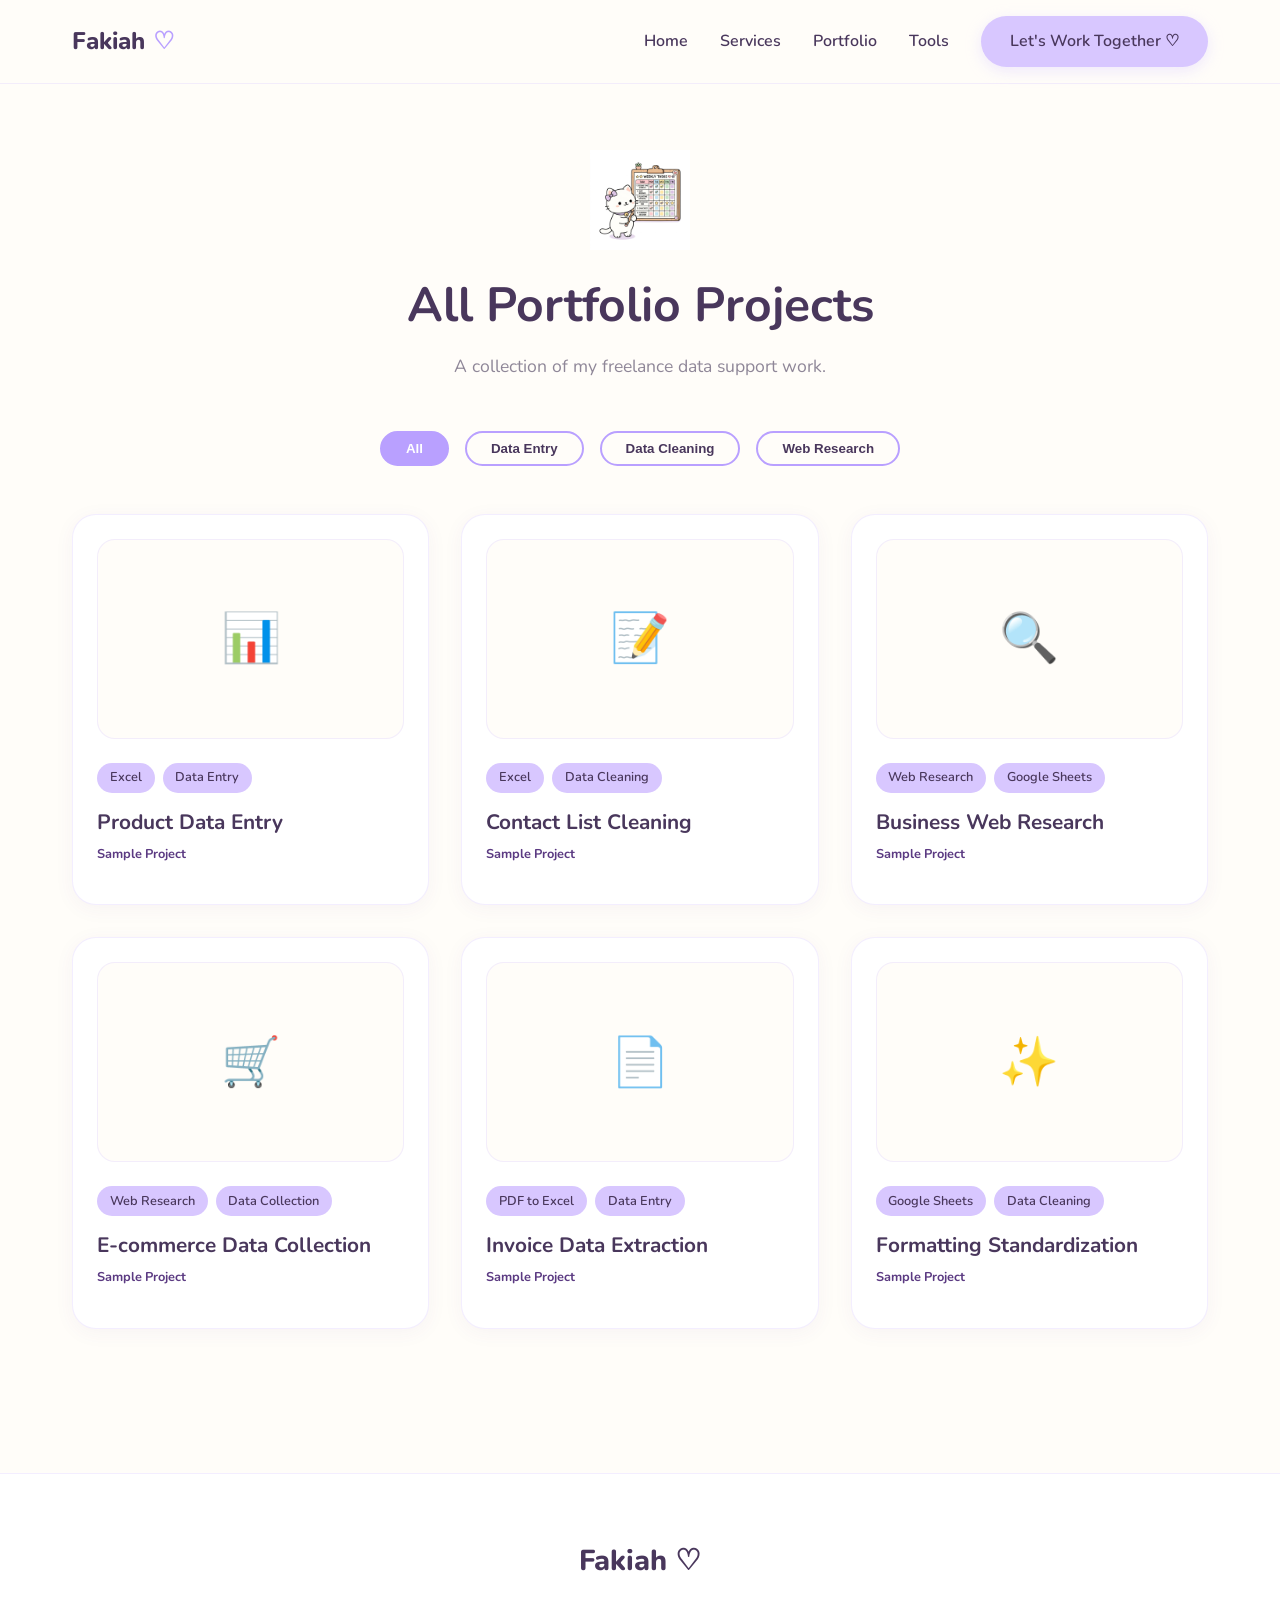
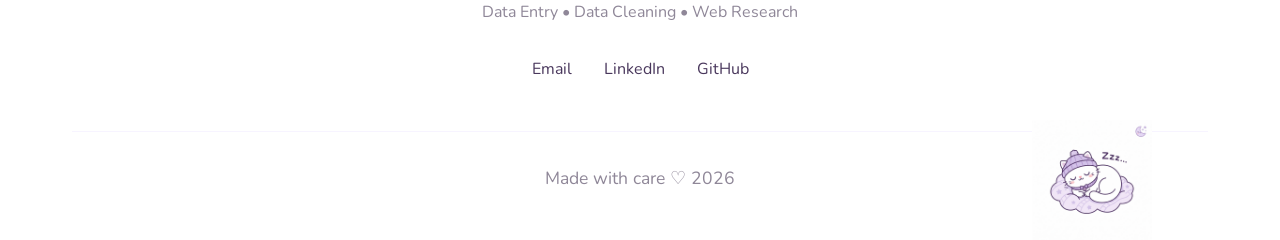
<file: portfolio.html>
<!DOCTYPE html>
<html lang="en">
<head>
    <meta charset="UTF-8">
    <meta name="viewport" content="width=device-width, initial-scale=1.0">
    <title>Portfolio | Fakiah - Data Support Assistant</title>
    
    <link href="https://fonts.googleapis.com/css2?family=Nunito:wght@400;600;700;800&display=swap" rel="stylesheet">
    
    <link rel="stylesheet" href="assets/css/style.css">
    <link rel="stylesheet" href="assets/css/responsive.css">
    <link rel="stylesheet" href="assets/css/animations.css">
    
    <style>
        .filter-container {
            display: flex;
            justify-content: center;
            gap: 1rem;
            margin-bottom: 3rem;
            flex-wrap: wrap;
        }
        
        .filter-btn {
            background: none;
            border: 2px solid var(--color-primary-soft);
            color: var(--color-text-purple);
            padding: 0.5rem 1.5rem;
            border-radius: var(--border-radius-pill);
            cursor: pointer;
            font-weight: 600;
            transition: all 0.3s ease;
        }
        
        .filter-btn:hover, .filter-btn.active {
            background-color: var(--color-primary-soft);
            color: var(--color-bg-pure);
        }
    </style>
</head>
<body>

    <!-- Navigation -->
    <nav class="navbar">
        <div class="container">
            <a href="index.html" class="logo">Fakiah <span>♡</span></a>
            
            <button class="hamburger" aria-label="Toggle Menu">
                ☰
            </button>
            
            <div class="nav-links">
                <a href="index.html#home">Home</a>
                <a href="index.html#services">Services</a>
                <a href="portfolio.html" class="active">Portfolio</a>
                <a href="index.html#tools">Tools</a>
                <a href="../fakiah-customer-form/" class="btn btn-primary">Let's Work Together ♡</a>
            </div>
        </div>
    </nav>

    <!-- Header -->
    <header style="padding-top: 150px; padding-bottom: 50px; text-align: center;">
        <div class="container">
            <img src="assets/images/cats/verification_cat.jpg" alt="Portfolio Cat" style="width: 100px; margin: 0 auto 1.5rem;" class="float-anim">
            <h1>All Portfolio Projects</h1>
            <p class="section-subtitle">A collection of my freelance data support work.</p>
        </div>
    </header>

    <!-- Portfolio Grid -->
    <section class="section-padding" style="padding-top: 0;">
        <div class="container">
            
            <div class="filter-container">
                <button class="filter-btn active" data-filter="all">All</button>
                <button class="filter-btn" data-filter="data-entry">Data Entry</button>
                <button class="filter-btn" data-filter="data-cleaning">Data Cleaning</button>
                <button class="filter-btn" data-filter="web-research">Web Research</button>
            </div>
            
            <div class="portfolio-grid" style="grid-template-columns: repeat(3, 1fr);">
                
                <!-- Project 1 -->
                <div class="card portfolio-card" data-category="data-entry">
                    <div class="portfolio-image" style="background-color: var(--color-bg-main); height: 200px; display: flex; align-items: center; justify-content: center;">
                        <span style="font-size: 3rem;">📊</span>
                    </div>
                    <div class="portfolio-labels">
                        <span class="label">Excel</span>
                        <span class="label">Data Entry</span>
                    </div>
                    <h3>Product Data Entry</h3>
                    <p style="font-size: 0.8rem; font-weight: bold; color: var(--color-primary-dark);">Sample Project</p>
                </div>
                
                <!-- Project 2 -->
                <div class="card portfolio-card" data-category="data-cleaning">
                    <div class="portfolio-image" style="background-color: var(--color-bg-main); height: 200px; display: flex; align-items: center; justify-content: center;">
                        <span style="font-size: 3rem;">📝</span>
                    </div>
                    <div class="portfolio-labels">
                        <span class="label">Excel</span>
                        <span class="label">Data Cleaning</span>
                    </div>
                    <h3>Contact List Cleaning</h3>
                    <p style="font-size: 0.8rem; font-weight: bold; color: var(--color-primary-dark);">Sample Project</p>
                </div>
                
                <!-- Project 3 -->
                <div class="card portfolio-card" data-category="web-research">
                    <div class="portfolio-image" style="background-color: var(--color-bg-main); height: 200px; display: flex; align-items: center; justify-content: center;">
                        <span style="font-size: 3rem;">🔍</span>
                    </div>
                    <div class="portfolio-labels">
                        <span class="label">Web Research</span>
                        <span class="label">Google Sheets</span>
                    </div>
                    <h3>Business Web Research</h3>
                    <p style="font-size: 0.8rem; font-weight: bold; color: var(--color-primary-dark);">Sample Project</p>
                </div>
                
                <!-- Project 4 -->
                <div class="card portfolio-card" data-category="web-research">
                    <div class="portfolio-image" style="background-color: var(--color-bg-main); height: 200px; display: flex; align-items: center; justify-content: center;">
                        <span style="font-size: 3rem;">🛒</span>
                    </div>
                    <div class="portfolio-labels">
                        <span class="label">Web Research</span>
                        <span class="label">Data Collection</span>
                    </div>
                    <h3>E-commerce Data Collection</h3>
                    <p style="font-size: 0.8rem; font-weight: bold; color: var(--color-primary-dark);">Sample Project</p>
                </div>
                
                <!-- Project 5 -->
                <div class="card portfolio-card" data-category="data-entry">
                    <div class="portfolio-image" style="background-color: var(--color-bg-main); height: 200px; display: flex; align-items: center; justify-content: center;">
                        <span style="font-size: 3rem;">📄</span>
                    </div>
                    <div class="portfolio-labels">
                        <span class="label">PDF to Excel</span>
                        <span class="label">Data Entry</span>
                    </div>
                    <h3>Invoice Data Extraction</h3>
                    <p style="font-size: 0.8rem; font-weight: bold; color: var(--color-primary-dark);">Sample Project</p>
                </div>
                
                <!-- Project 6 -->
                <div class="card portfolio-card" data-category="data-cleaning">
                    <div class="portfolio-image" style="background-color: var(--color-bg-main); height: 200px; display: flex; align-items: center; justify-content: center;">
                        <span style="font-size: 3rem;">✨</span>
                    </div>
                    <div class="portfolio-labels">
                        <span class="label">Google Sheets</span>
                        <span class="label">Data Cleaning</span>
                    </div>
                    <h3>Formatting Standardization</h3>
                    <p style="font-size: 0.8rem; font-weight: bold; color: var(--color-primary-dark);">Sample Project</p>
                </div>

            </div>
        </div>
    </section>

    <!-- Footer -->
    <footer class="footer">
        <div class="container">
            <div class="footer-logo">Fakiah <span>♡</span></div>
            <p class="footer-services">Data Entry • Data Cleaning • Web Research</p>
            <div class="footer-links">
                <a href="mailto:hello@fakiah.com">Email</a>
                <a href="#">LinkedIn</a>
                <a href="#">GitHub</a>
            </div>
            <div class="footer-bottom">
                <p>Made with care ♡ <span id="current-year"></span></p>
            </div>
        </div>
        <img src="assets/images/cats/sleeping_cat.jpg" alt="Sleeping Cat" class="sleeping-cat">
    </footer>

    <!-- Scripts -->
    <script src="assets/js/portfolio.js"></script>
    <script src="assets/js/navigation.js"></script>
    <script>
        document.getElementById('current-year').textContent = new Date().getFullYear();
    </script>
</body>
</html>
</file>
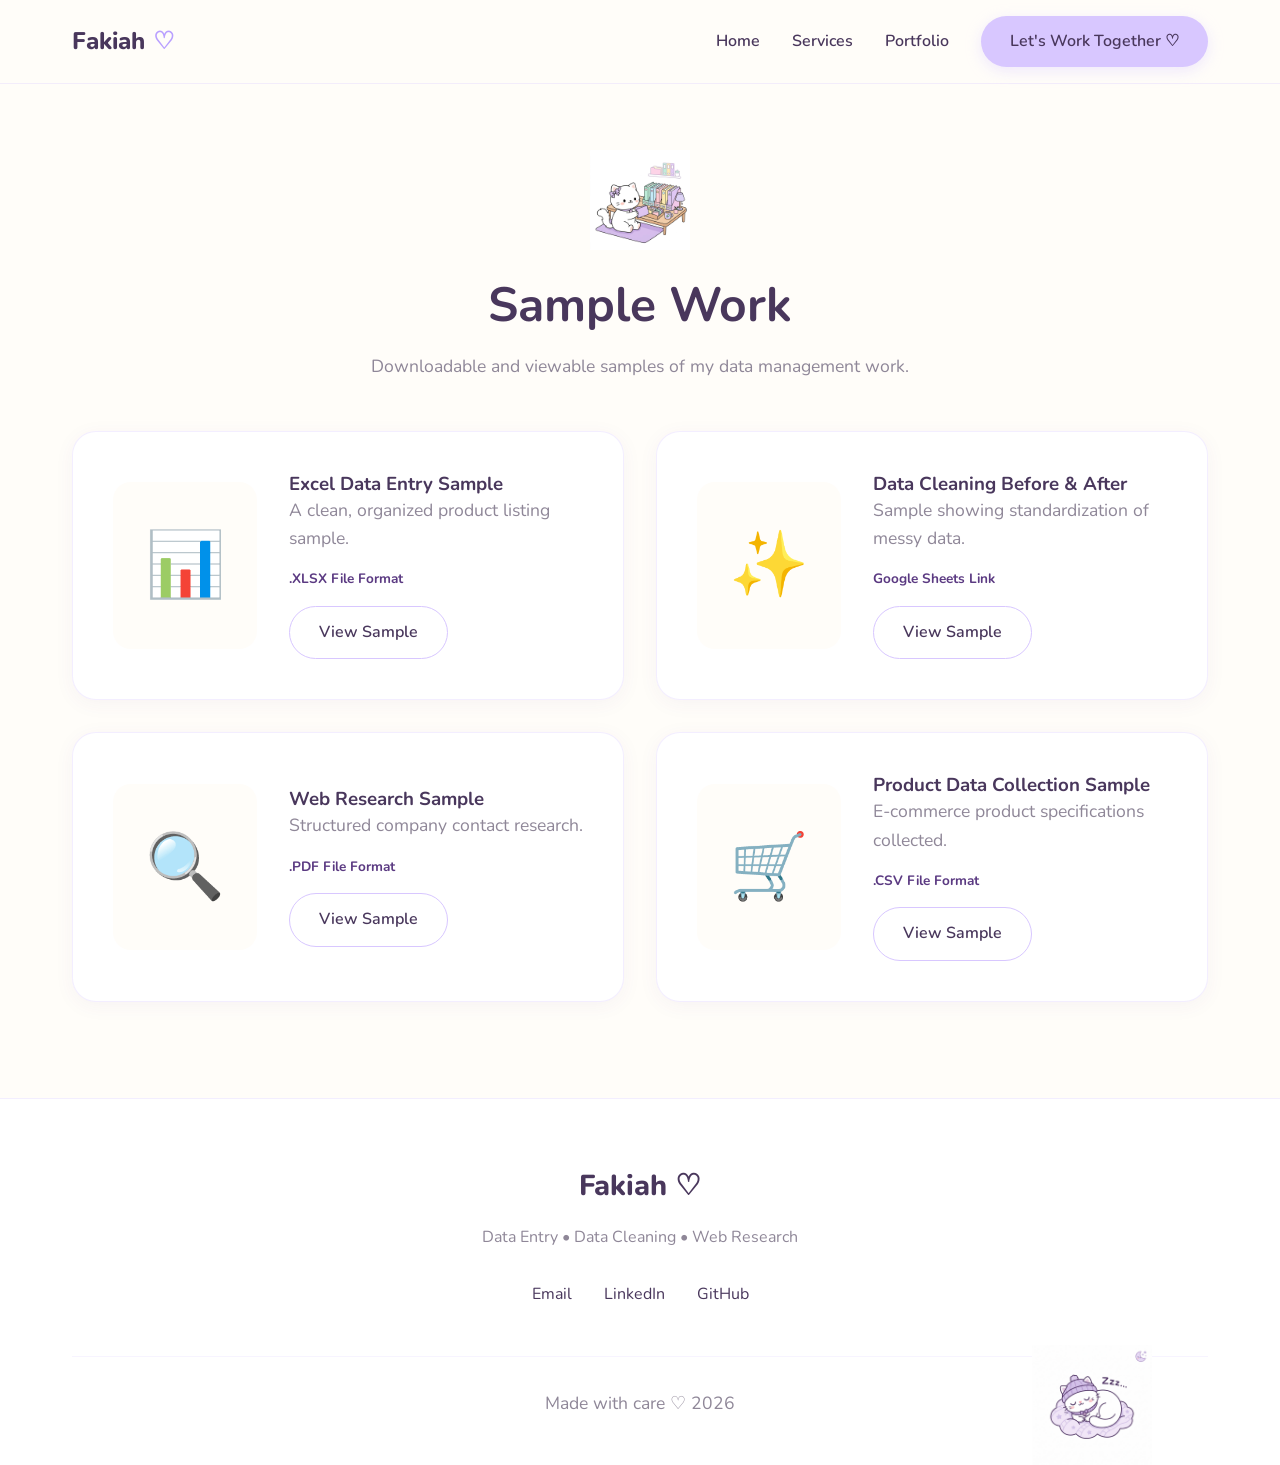
<file: samples.html>
<!DOCTYPE html>
<html lang="en">
<head>
    <meta charset="UTF-8">
    <meta name="viewport" content="width=device-width, initial-scale=1.0">
    <title>Sample Work | Fakiah - Data Support Assistant</title>
    
    <link href="https://fonts.googleapis.com/css2?family=Nunito:wght@400;600;700;800&display=swap" rel="stylesheet">
    
    <link rel="stylesheet" href="assets/css/style.css">
    <link rel="stylesheet" href="assets/css/responsive.css">
    <link rel="stylesheet" href="assets/css/animations.css">
    
    <style>
        .sample-grid {
            display: grid;
            grid-template-columns: repeat(2, 1fr);
            gap: 2rem;
        }
        
        .sample-card {
            display: flex;
            align-items: center;
            gap: 2rem;
        }
        
        .sample-icon {
            font-size: 4rem;
            background: var(--color-bg-main);
            padding: 2rem;
            border-radius: var(--border-radius-md);
        }
    </style>
</head>
<body>

    <!-- Navigation -->
    <nav class="navbar">
        <div class="container">
            <a href="index.html" class="logo">Fakiah <span>♡</span></a>
            
            <button class="hamburger" aria-label="Toggle Menu">
                ☰
            </button>
            
            <div class="nav-links">
                <a href="index.html#home">Home</a>
                <a href="index.html#services">Services</a>
                <a href="portfolio.html">Portfolio</a>
                <a href="../fakiah-customer-form/" class="btn btn-primary">Let's Work Together ♡</a>
            </div>
        </div>
    </nav>

    <!-- Header -->
    <header style="padding-top: 150px; padding-bottom: 50px; text-align: center;">
        <div class="container">
            <img src="assets/images/cats/data_cleaning_cat.jpg" alt="Sample Work Cat" style="width: 100px; margin: 0 auto 1.5rem;" class="float-anim">
            <h1>Sample Work</h1>
            <p class="section-subtitle">Downloadable and viewable samples of my data management work.</p>
        </div>
    </header>

    <!-- Samples Grid -->
    <section class="section-padding" style="padding-top: 0;">
        <div class="container">
            <div class="sample-grid">
                
                <div class="card sample-card animate-fade-up">
                    <div class="sample-icon">📊</div>
                    <div>
                        <h3>Excel Data Entry Sample</h3>
                        <p>A clean, organized product listing sample.</p>
                        <p style="font-size: 0.85rem; color: var(--color-primary-dark); font-weight: bold; margin-bottom: 1rem;">.XLSX File Format</p>
                        <a href="#" class="btn btn-secondary" onclick="alert('This is a placeholder for file download.'); return false;">View Sample</a>
                    </div>
                </div>
                
                <div class="card sample-card animate-fade-up delay-100">
                    <div class="sample-icon">✨</div>
                    <div>
                        <h3>Data Cleaning Before & After</h3>
                        <p>Sample showing standardization of messy data.</p>
                        <p style="font-size: 0.85rem; color: var(--color-primary-dark); font-weight: bold; margin-bottom: 1rem;">Google Sheets Link</p>
                        <a href="#" class="btn btn-secondary" onclick="alert('This is a placeholder for file download.'); return false;">View Sample</a>
                    </div>
                </div>
                
                <div class="card sample-card animate-fade-up delay-200">
                    <div class="sample-icon">🔍</div>
                    <div>
                        <h3>Web Research Sample</h3>
                        <p>Structured company contact research.</p>
                        <p style="font-size: 0.85rem; color: var(--color-primary-dark); font-weight: bold; margin-bottom: 1rem;">.PDF File Format</p>
                        <a href="#" class="btn btn-secondary" onclick="alert('This is a placeholder for file download.'); return false;">View Sample</a>
                    </div>
                </div>
                
                <div class="card sample-card animate-fade-up delay-300">
                    <div class="sample-icon">🛒</div>
                    <div>
                        <h3>Product Data Collection Sample</h3>
                        <p>E-commerce product specifications collected.</p>
                        <p style="font-size: 0.85rem; color: var(--color-primary-dark); font-weight: bold; margin-bottom: 1rem;">.CSV File Format</p>
                        <a href="#" class="btn btn-secondary" onclick="alert('This is a placeholder for file download.'); return false;">View Sample</a>
                    </div>
                </div>

            </div>
        </div>
    </section>

    <!-- Footer -->
    <footer class="footer">
        <div class="container">
            <div class="footer-logo">Fakiah <span>♡</span></div>
            <p class="footer-services">Data Entry • Data Cleaning • Web Research</p>
            <div class="footer-links">
                <a href="mailto:hello@fakiah.com">Email</a>
                <a href="#">LinkedIn</a>
                <a href="#">GitHub</a>
            </div>
            <div class="footer-bottom">
                <p>Made with care ♡ <span id="current-year"></span></p>
            </div>
        </div>
        <img src="assets/images/cats/sleeping_cat.jpg" alt="Sleeping Cat" class="sleeping-cat">
    </footer>

    <script src="assets/js/navigation.js"></script>
    <script>
        document.getElementById('current-year').textContent = new Date().getFullYear();
    </script>
</body>
</html>
</file>
<file: assets/css/style.css>
/* 
  style.css - Main stylesheet for Fakiah's Portfolio 
  Theme: Cute minimalist, pastel purple and white, kawaii aesthetic
*/

/* ==========================================================================
   CSS Variables (Design Tokens)
   ========================================================================== */
:root {
  /* Colors */
  --color-primary: #D8C7FF;      /* Pastel Lavender */
  --color-primary-soft: #B9A0FF; /* Soft Purple */
  --color-primary-dark: #5B3A82; /* Deep Purple */
  
  --color-bg-main: #FFFDF9;      /* Warm White */
  --color-bg-pure: #FFFFFF;      /* White */
  
  --color-text-main: #302C35;    /* Dark Charcoal */
  --color-text-purple: #49375C;  /* Dark Purple */
  --color-text-soft: #8F8798;    /* Soft Grey */
  
  --color-accent-pink: #F6D6E5;  /* Very Light Pink */
  --color-accent-green: #C9E4D2; /* Soft Sage Green */
  --color-accent-gold: #E8D49A;  /* Soft Gold */
  
  /* Typography */
  --font-main: 'Nunito', 'Quicksand', 'Inter', sans-serif;
  
  /* Shadows & Borders */
  --shadow-subtle: 0 4px 20px rgba(91, 58, 130, 0.05);
  --shadow-hover: 0 8px 30px rgba(91, 58, 130, 0.1);
  --border-radius-sm: 12px;
  --border-radius-md: 18px;
  --border-radius-lg: 24px;
  --border-radius-pill: 50px;
  --border-thin: 1px solid var(--color-primary);
  
  /* Layout */
  --max-width: 1200px;
  --spacing-sm: 1rem;
  --spacing-md: 2rem;
  --spacing-lg: 4rem;
  --spacing-xl: 6rem;
}

/* ==========================================================================
   Reset & Base Styles
   ========================================================================== */
* {
  margin: 0;
  padding: 0;
  box-sizing: border-box;
}

html {
  scroll-behavior: smooth;
}

body {
  font-family: var(--font-main);
  background-color: var(--color-bg-main);
  color: var(--color-text-main);
  line-height: 1.6;
  -webkit-font-smoothing: antialiased;
  overflow-x: hidden;
}

h1, h2, h3, h4, h5, h6 {
  color: var(--color-text-purple);
  font-weight: 700;
  line-height: 1.3;
}

h1 {
  font-size: 3rem;
  margin-bottom: 1rem;
}

h2 {
  font-size: 2.2rem;
  margin-bottom: 1.5rem;
  text-align: center;
}

p {
  color: var(--color-text-soft);
  margin-bottom: 1rem;
  font-size: 1.1rem;
}

a {
  text-decoration: none;
  color: var(--color-text-purple);
  transition: all 0.3s ease;
}

ul {
  list-style: none;
}

img {
  max-width: 100%;
  height: auto;
  display: block;
}

.container {
  max-width: var(--max-width);
  margin: 0 auto;
  padding: 0 2rem;
}

.section-padding {
  padding: var(--spacing-xl) 0;
}

.text-center {
  text-align: center;
}

/* Section Headers */
.section-header {
  text-align: center;
  margin-bottom: var(--spacing-lg);
}

.section-subtitle {
  color: var(--color-text-soft);
  font-size: 1.1rem;
  max-width: 600px;
  margin: 0 auto;
}

/* ==========================================================================
   Buttons
   ========================================================================== */
.btn {
  display: inline-flex;
  align-items: center;
  justify-content: center;
  padding: 0.8rem 1.8rem;
  border-radius: var(--border-radius-pill);
  font-weight: 600;
  font-size: 1rem;
  cursor: pointer;
  transition: all 0.3s ease;
  border: none;
  gap: 0.5rem;
}

.btn-primary {
  background-color: var(--color-primary);
  color: var(--color-text-purple);
  box-shadow: 0 4px 15px rgba(216, 199, 255, 0.4);
}

.btn-primary:hover {
  background-color: var(--color-primary-soft);
  transform: translateY(-2px);
  box-shadow: 0 6px 20px rgba(185, 160, 255, 0.5);
  color: var(--color-bg-pure);
}

.btn-secondary {
  background-color: var(--color-bg-pure);
  color: var(--color-text-purple);
  border: var(--border-thin);
}

.btn-secondary:hover {
  background-color: var(--color-primary);
  transform: translateY(-2px);
}

/* ==========================================================================
   Navigation
   ========================================================================== */
.navbar {
  position: fixed;
  top: 0;
  left: 0;
  width: 100%;
  background-color: rgba(255, 253, 249, 0.95);
  backdrop-filter: blur(10px);
  z-index: 1000;
  padding: 1rem 0;
  border-bottom: 1px solid rgba(216, 199, 255, 0.3);
  transition: padding 0.3s ease;
}

.navbar .container {
  display: flex;
  justify-content: space-between;
  align-items: center;
}

.logo {
  font-size: 1.5rem;
  font-weight: 800;
  color: var(--color-text-purple);
  display: flex;
  align-items: center;
  gap: 0.5rem;
}

.logo span {
  color: var(--color-primary-soft);
}

.nav-links {
  display: flex;
  gap: 2rem;
  align-items: center;
}

.nav-links a {
  font-weight: 600;
  font-size: 1rem;
  position: relative;
}

.nav-links a::after {
  content: '';
  position: absolute;
  bottom: -4px;
  left: 0;
  width: 0;
  height: 2px;
  background-color: var(--color-primary-soft);
  transition: width 0.3s ease;
}

.nav-links a:hover::after,
.nav-links a.active::after {
  width: 100%;
}

.hamburger {
  display: none;
  cursor: pointer;
  background: none;
  border: none;
  font-size: 1.5rem;
  color: var(--color-text-purple);
}

/* ==========================================================================
   Hero Section
   ========================================================================== */
.hero {
  padding-top: 120px;
  min-height: 90vh;
  display: flex;
  align-items: center;
  position: relative;
  overflow: hidden;
}

.hero-content {
  display: grid;
  grid-template-columns: 1fr 1fr;
  gap: 4rem;
  align-items: center;
}

.hero-text h1 {
  font-size: 3.5rem;
  margin-bottom: 1rem;
}

.hero-text .subtitle {
  font-size: 1.5rem;
  color: var(--color-primary-dark);
  font-weight: 600;
  margin-bottom: 1.5rem;
}

.hero-text .desc {
  font-size: 1.2rem;
  margin-bottom: 2rem;
  max-width: 500px;
}

.hero-buttons {
  display: flex;
  gap: 1rem;
  margin-bottom: 2.5rem;
}

.trust-indicators {
  display: flex;
  gap: 1.5rem;
}

.trust-item {
  display: flex;
  align-items: center;
  gap: 0.5rem;
  font-size: 0.95rem;
  color: var(--color-text-purple);
  font-weight: 600;
}

.trust-item svg {
  color: var(--color-accent-green);
}

.hero-image {
  position: relative;
  display: flex;
  justify-content: center;
  align-items: center;
}

.hero-image img {
  max-width: 90%;
  border-radius: var(--border-radius-lg);
  z-index: 2;
}

.floating-decoration {
  position: absolute;
  z-index: 1;
  opacity: 0.6;
}

/* ==========================================================================
   Cards Common Styles
   ========================================================================== */
.card {
  background-color: var(--color-bg-pure);
  border-radius: var(--border-radius-lg);
  padding: 2.5rem;
  box-shadow: var(--shadow-subtle);
  border: 1px solid rgba(216, 199, 255, 0.3);
  transition: all 0.3s ease;
  height: 100%;
}

.card:hover {
  transform: translateY(-5px);
  box-shadow: var(--shadow-hover);
  border-color: var(--color-primary);
}

/* ==========================================================================
   Services Section
   ========================================================================== */
.services-grid {
  display: grid;
  grid-template-columns: repeat(3, 1fr);
  gap: 2rem;
}

.service-card {
  text-align: center;
}

.service-icon {
  width: 120px;
  height: 120px;
  margin: 0 auto 1.5rem;
  background-color: var(--color-bg-main);
  border-radius: var(--border-radius-pill);
  display: flex;
  align-items: center;
  justify-content: center;
  padding: 1rem;
}

.service-icon img {
  width: 100%;
  height: 100%;
  object-fit: contain;
}

.service-card h3 {
  margin-bottom: 1rem;
  font-size: 1.5rem;
}

.service-features {
  text-align: left;
  margin-top: 1.5rem;
}

.service-features li {
  position: relative;
  padding-left: 1.5rem;
  margin-bottom: 0.5rem;
  font-size: 0.95rem;
  color: var(--color-text-main);
}

.service-features li::before {
  content: '✓';
  position: absolute;
  left: 0;
  color: var(--color-primary-soft);
  font-weight: bold;
}

.service-cta {
  margin-top: 4rem;
  text-align: center;
  padding: 2rem;
  background-color: var(--color-accent-pink);
  border-radius: var(--border-radius-lg);
}

.service-cta p {
  color: var(--color-text-purple);
  font-weight: 600;
  margin-bottom: 1rem;
}

/* ==========================================================================
   Portfolio Section
   ========================================================================== */
.portfolio-grid {
  display: grid;
  grid-template-columns: repeat(2, 1fr);
  gap: 2rem;
  margin-bottom: 3rem;
}

.portfolio-card {
  padding: 1.5rem;
}

.portfolio-image {
  border-radius: var(--border-radius-md);
  overflow: hidden;
  margin-bottom: 1.5rem;
  border: 1px solid rgba(216, 199, 255, 0.3);
  position: relative;
}

.portfolio-image img {
  width: 100%;
  height: auto;
  transition: transform 0.5s ease;
}

.portfolio-card:hover .portfolio-image img {
  transform: scale(1.03);
}

.portfolio-labels {
  display: flex;
  gap: 0.5rem;
  margin-bottom: 1rem;
  flex-wrap: wrap;
}

.label {
  font-size: 0.8rem;
  padding: 0.3rem 0.8rem;
  background-color: var(--color-primary);
  color: var(--color-text-purple);
  border-radius: var(--border-radius-pill);
  font-weight: 600;
}

.portfolio-card h3 {
  font-size: 1.3rem;
  margin-bottom: 0.5rem;
}

/* ==========================================================================
   Before & After Section
   ========================================================================== */
.before-after-container {
  display: grid;
  grid-template-columns: 1fr auto 1fr;
  gap: 2rem;
  align-items: center;
  background-color: var(--color-bg-pure);
  padding: 3rem;
  border-radius: var(--border-radius-lg);
  box-shadow: var(--shadow-subtle);
  border: 1px solid rgba(216, 199, 255, 0.3);
  position: relative;
}

.data-box {
  background-color: var(--color-bg-main);
  padding: 1.5rem;
  border-radius: var(--border-radius-md);
  border: 1px dashed var(--color-primary-soft);
}

.data-box h4 {
  margin-bottom: 1rem;
  text-align: center;
}

.before-after-arrow {
  font-size: 2rem;
  color: var(--color-primary-soft);
}

.happy-cat-absolute {
  position: absolute;
  bottom: -20px;
  right: -20px;
  width: 100px;
}

/* ==========================================================================
   Tools Section
   ========================================================================== */
.tools-grid {
  display: grid;
  grid-template-columns: repeat(4, 1fr);
  gap: 1.5rem;
}

.tool-card {
  display: flex;
  align-items: center;
  gap: 1rem;
  padding: 1.2rem;
}

.tool-icon {
  width: 40px;
  height: 40px;
  background-color: var(--color-primary);
  border-radius: var(--border-radius-sm);
  display: flex;
  align-items: center;
  justify-content: center;
  color: var(--color-text-purple);
  font-weight: bold;
}

.tool-info h4 {
  font-size: 1rem;
  margin-bottom: 0.2rem;
}

.tool-info p {
  font-size: 0.8rem;
  margin: 0;
}

/* ==========================================================================
   Work Process Timeline
   ========================================================================== */
.process-timeline {
  display: flex;
  justify-content: space-between;
  position: relative;
  margin-top: 3rem;
}

.process-timeline::before {
  content: '';
  position: absolute;
  top: 40px;
  left: 0;
  width: 100%;
  height: 2px;
  background-color: rgba(216, 199, 255, 0.5);
  z-index: 1;
}

.process-step {
  position: relative;
  z-index: 2;
  text-align: center;
  width: 18%;
}

.step-number {
  width: 40px;
  height: 40px;
  background-color: var(--color-bg-pure);
  border: 2px solid var(--color-primary-soft);
  border-radius: 50%;
  display: flex;
  align-items: center;
  justify-content: center;
  margin: 0 auto 1rem;
  font-weight: bold;
  color: var(--color-text-purple);
}

.process-step h4 {
  font-size: 1.1rem;
  margin-bottom: 0.5rem;
}

.process-step p {
  font-size: 0.9rem;
}

/* ==========================================================================
   Contact Section
   ========================================================================== */
.contact-container {
  max-width: 600px;
  margin: 0 auto;
  background-color: var(--color-bg-pure);
  border-radius: var(--border-radius-lg);
  padding: 4rem;
  box-shadow: var(--shadow-subtle);
  text-align: center;
}

.contact-info {
  display: flex;
  flex-direction: column;
  align-items: center;
  gap: 2rem;
}

.contact-item {
  display: flex;
  align-items: center;
  gap: 1rem;
}

.contact-icon {
  width: 50px;
  height: 50px;
  background-color: var(--color-primary);
  border-radius: 50%;
  display: flex;
  align-items: center;
  justify-content: center;
  color: var(--color-text-purple);
  font-size: 1.2rem;
}

.contact-form {
  display: flex;
  flex-direction: column;
  gap: 1.5rem;
}

.form-group {
  display: flex;
  flex-direction: column;
  gap: 0.5rem;
}

.form-group label {
  font-weight: 600;
  color: var(--color-text-purple);
}

.form-control {
  padding: 1rem;
  border: 1px solid rgba(216, 199, 255, 0.5);
  border-radius: var(--border-radius-sm);
  background-color: var(--color-bg-main);
  font-family: inherit;
  transition: border-color 0.3s ease;
}

.form-control:focus {
  outline: none;
  border-color: var(--color-primary-soft);
  background-color: var(--color-bg-pure);
}

textarea.form-control {
  resize: vertical;
  min-height: 120px;
}

/* ==========================================================================
   Footer
   ========================================================================== */
.footer {
  background-color: var(--color-bg-pure);
  padding: 4rem 0 2rem;
  text-align: center;
  border-top: 1px solid rgba(216, 199, 255, 0.3);
  position: relative;
}

.footer-logo {
  font-size: 1.8rem;
  font-weight: 800;
  color: var(--color-text-purple);
  margin-bottom: 1rem;
}

.footer-services {
  color: var(--color-text-soft);
  margin-bottom: 2rem;
  font-size: 1rem;
}

.footer-links {
  display: flex;
  justify-content: center;
  gap: 2rem;
  margin-bottom: 3rem;
}

.footer-bottom {
  border-top: 1px solid rgba(216, 199, 255, 0.2);
  padding-top: 2rem;
  color: var(--color-text-soft);
  font-size: 0.9rem;
}

.sleeping-cat {
  position: absolute;
  bottom: 0;
  right: 10%;
  width: 120px;
}
</file>
<file: assets/css/responsive.css>
/* 
  responsive.css - Media queries for Fakiah's Portfolio 
*/

/* Tablets (1024px and down) */
@media (max-width: 1024px) {
  :root {
    --spacing-xl: 4rem;
    --spacing-lg: 3rem;
  }
  
  .hero-text h1 {
    font-size: 2.8rem;
  }
  
  .services-grid {
    grid-template-columns: repeat(2, 1fr);
  }
  
  .tools-grid {
    grid-template-columns: repeat(3, 1fr);
  }
}

/* Large Phones & Tablets (768px and down) */
@media (max-width: 768px) {
  /* Navigation */
  .hamburger {
    display: block;
  }
  
  .nav-links {
    position: fixed;
    top: 70px;
    left: -100%;
    width: 100%;
    height: calc(100vh - 70px);
    background-color: rgba(255, 253, 249, 0.98);
    backdrop-filter: blur(10px);
    flex-direction: column;
    justify-content: center;
    align-items: center;
    gap: 2rem;
    transition: left 0.3s ease;
  }
  
  .nav-links.active {
    left: 0;
  }
  
  .nav-links .btn {
    margin-top: 1rem;
  }
  
  /* Hero */
  .hero-content {
    grid-template-columns: 1fr;
    text-align: center;
    gap: 2rem;
  }
  
  .hero-text .desc {
    margin: 0 auto 2rem;
  }
  
  .hero-buttons {
    justify-content: center;
  }
  
  .trust-indicators {
    justify-content: center;
    flex-wrap: wrap;
  }
  
  /* Portfolio */
  .portfolio-grid {
    grid-template-columns: 1fr;
  }
  
  /* Before / After */
  .before-after-container {
    grid-template-columns: 1fr;
    text-align: center;
  }
  
  .before-after-arrow {
    transform: rotate(90deg);
  }
  
  /* Tools */
  .tools-grid {
    grid-template-columns: repeat(2, 1fr);
  }
  
  /* Process Timeline */
  .process-timeline {
    flex-direction: column;
    gap: 2rem;
    align-items: center;
  }
  
  .process-timeline::before {
    top: 0;
    left: 50%;
    width: 2px;
    height: 100%;
    transform: translateX(-50%);
  }
  
  .process-step {
    width: 100%;
    max-width: 300px;
  }
  
  /* Contact */
  .contact-container {
    grid-template-columns: 1fr;
    padding: 2rem;
  }
}

/* Small Phones (480px and down) */
@media (max-width: 480px) {
  .hero-text h1 {
    font-size: 2.2rem;
  }
  
  .services-grid {
    grid-template-columns: 1fr;
  }
  
  .tools-grid {
    grid-template-columns: 1fr;
  }
  
  .hero-buttons {
    flex-direction: column;
    width: 100%;
  }
  
  .hero-buttons .btn {
    width: 100%;
  }
  
  .sleeping-cat {
    display: none;
  }
}
</file>
<file: assets/css/animations.css>
/* 
  animations.css - Animations for Fakiah's Portfolio 
*/

/* Fade In Up */
@keyframes fadeInUp {
  from {
    opacity: 0;
    transform: translateY(30px);
  }
  to {
    opacity: 1;
    transform: translateY(0);
  }
}

.animate-fade-up {
  opacity: 0;
  animation: fadeInUp 0.8s ease forwards;
}

.delay-100 { animation-delay: 0.1s; }
.delay-200 { animation-delay: 0.2s; }
.delay-300 { animation-delay: 0.3s; }
.delay-400 { animation-delay: 0.4s; }

/* Floating Animation */
@keyframes float {
  0% {
    transform: translateY(0px);
  }
  50% {
    transform: translateY(-10px);
  }
  100% {
    transform: translateY(0px);
  }
}

.float-anim {
  animation: float 4s ease-in-out infinite;
}

/* Pulse Glow */
@keyframes pulseGlow {
  0% {
    box-shadow: 0 0 0 0 rgba(216, 199, 255, 0.4);
  }
  70% {
    box-shadow: 0 0 0 10px rgba(216, 199, 255, 0);
  }
  100% {
    box-shadow: 0 0 0 0 rgba(216, 199, 255, 0);
  }
}

.pulse-anim {
  animation: pulseGlow 2s infinite;
}

/* Scroll Reveal Classes (controlled by JS) */
.reveal {
  opacity: 0;
  transform: translateY(40px);
  transition: all 0.8s ease;
}

.reveal.active {
  opacity: 1;
  transform: translateY(0);
}
</file>
<file: assets/css/inquiry-style.css>
/* 
  style.css - Main stylesheet for FAKIAH Customer Inquiry Form
*/

:root {
  /* Colors */
  --color-primary: #D8C7FF;      /* Pastel Lavender */
  --color-primary-soft: #B9A0FF; /* Soft Purple */
  --color-primary-dark: #5B3A82; /* Deep Purple */
  
  --color-bg-main: #FFFDF9;      /* Warm White */
  --color-bg-pure: #FFFFFF;      /* White */
  
  --color-text-main: #302C35;    /* Dark Charcoal */
  --color-text-purple: #49375C;  /* Dark Purple */
  --color-text-soft: #8F8798;    /* Soft Grey */
  
  --color-accent-pink: #F6D6E5;  /* Very Light Pink */
  --color-accent-green: #C9E4D2; /* Soft Sage Green */
  --color-accent-gold: #E8D49A;  /* Soft Gold */
  
  --color-inactive: #EDE7F2;
  --color-error: #FFD6D6;
  
  /* Typography */
  --font-main: 'Nunito', sans-serif;
  
  /* Shadows & Borders */
  --shadow-subtle: 0 4px 20px rgba(91, 58, 130, 0.05);
  --shadow-hover: 0 8px 30px rgba(91, 58, 130, 0.1);
  --border-radius-sm: 12px;
  --border-radius-md: 18px;
  --border-radius-lg: 24px;
  --border-radius-pill: 50px;
  --border-thin: 1px solid var(--color-primary);
}

* {
  margin: 0;
  padding: 0;
  box-sizing: border-box;
}

body {
  font-family: var(--font-main);
  background-color: var(--color-bg-main);
  color: var(--color-text-main);
  line-height: 1.6;
  -webkit-font-smoothing: antialiased;
}

h1, h2, h3, h4 {
  color: var(--color-text-purple);
  font-weight: 700;
  line-height: 1.3;
}

p {
  color: var(--color-text-soft);
}

.container {
  max-width: 1200px;
  margin: 0 auto;
  padding: 0 2rem;
}

/* Header */
.header {
  padding: 1.5rem 0;
  background-color: var(--color-bg-pure);
  border-bottom: 1px solid rgba(216, 199, 255, 0.3);
  position: sticky;
  top: 0;
  z-index: 100;
}

.header .container {
  display: flex;
  justify-content: space-between;
  align-items: center;
}

.logo {
  font-size: 1.5rem;
  font-weight: 800;
  color: var(--color-text-purple);
  text-decoration: none;
}

.logo span {
  color: var(--color-primary-soft);
}

.back-link {
  color: var(--color-text-purple);
  text-decoration: none;
  font-weight: 600;
  display: flex;
  align-items: center;
  gap: 0.5rem;
  transition: color 0.3s ease;
}
.back-link:hover {
  color: var(--color-primary-soft);
}

/* App Container */
.app-container {
  max-width: 800px;
  margin: 3rem auto 5rem;
  padding: 0 1.5rem;
}

/* Progress Indicator */
.progress-container {
  margin-bottom: 3rem;
  display: flex;
  justify-content: space-between;
  align-items: center;
  position: relative;
}

.progress-line {
  position: absolute;
  top: 50%;
  left: 0;
  right: 0;
  height: 2px;
  background-color: var(--color-inactive);
  z-index: 1;
  transform: translateY(-50%);
}

.progress-fill {
  position: absolute;
  top: 0;
  left: 0;
  height: 100%;
  background-color: var(--color-primary);
  width: 0%;
  transition: width 0.4s ease;
}

.progress-step {
  position: relative;
  z-index: 2;
  background-color: var(--color-bg-pure);
  border: 2px solid var(--color-inactive);
  color: var(--color-text-soft);
  width: 36px;
  height: 36px;
  border-radius: 50%;
  display: flex;
  align-items: center;
  justify-content: center;
  font-weight: 700;
  font-size: 0.9rem;
  transition: all 0.3s ease;
}

.progress-step.active {
  border-color: var(--color-primary);
  background-color: var(--color-primary);
  color: var(--color-text-purple);
}

.progress-step.completed {
  border-color: var(--color-accent-green);
  background-color: var(--color-accent-green);
  color: var(--color-text-purple);
}

.progress-label-container {
  display: flex;
  justify-content: space-between;
  margin-top: 0.5rem;
}
.progress-label {
  font-size: 0.8rem;
  color: var(--color-text-soft);
  font-weight: 600;
  width: 36px;
  text-align: center;
}

/* Mobile Progress (Hidden by default, shown in media query) */
.mobile-progress {
  display: none;
}

/* Form Steps */
.form-step {
  display: none;
  background-color: var(--color-bg-pure);
  border-radius: var(--border-radius-lg);
  padding: 3rem;
  box-shadow: var(--shadow-subtle);
  border: 1px solid rgba(216, 199, 255, 0.3);
}

.form-step.active {
  display: block;
}

.step-header {
  text-align: center;
  margin-bottom: 2.5rem;
}
.step-header h2 {
  font-size: 2rem;
  margin-bottom: 0.5rem;
}
.step-header p {
  font-size: 1.1rem;
}
.step-cat {
  width: 100px;
  margin: 0 auto 1.5rem;
  display: block;
}

/* Form Controls */
.form-group {
  margin-bottom: 1.5rem;
}
.form-group label {
  display: block;
  font-weight: 700;
  color: var(--color-text-purple);
  margin-bottom: 0.5rem;
}
.form-group .help-text {
  font-size: 0.85rem;
  color: var(--color-text-soft);
  margin-bottom: 0.5rem;
  display: block;
}

.form-control {
  width: 100%;
  padding: 1rem;
  border: 1px solid var(--color-primary);
  border-radius: var(--border-radius-sm);
  background-color: var(--color-bg-pure);
  font-family: inherit;
  font-size: 1rem;
  color: var(--color-text-main);
  transition: all 0.3s ease;
}
.form-control:focus {
  outline: none;
  border-color: var(--color-primary-dark);
  box-shadow: 0 0 0 3px rgba(216, 199, 255, 0.5);
}
.form-control::placeholder {
  color: #C0BAC7;
}

textarea.form-control {
  min-height: 120px;
  resize: vertical;
}

.char-counter {
  font-size: 0.8rem;
  color: var(--color-text-soft);
  text-align: right;
  margin-top: 0.3rem;
}

/* Selectable Cards (Radio & Checkbox) */
.options-grid {
  display: grid;
  grid-template-columns: repeat(2, 1fr);
  gap: 1rem;
}

.option-card {
  position: relative;
  border: 2px solid var(--color-inactive);
  border-radius: var(--border-radius-md);
  padding: 1.5rem;
  cursor: pointer;
  transition: all 0.2s ease;
  background-color: var(--color-bg-pure);
  display: flex;
  flex-direction: column;
  gap: 0.5rem;
}
.option-card:hover {
  border-color: var(--color-primary-soft);
  background-color: var(--color-bg-main);
}
.option-card input {
  position: absolute;
  opacity: 0;
  cursor: pointer;
}
.option-card.selected {
  border-color: var(--color-primary-dark);
  background-color: rgba(216, 199, 255, 0.15);
}
.option-title {
  font-weight: 700;
  color: var(--color-text-purple);
  display: flex;
  align-items: center;
  gap: 0.5rem;
}
.option-desc {
  font-size: 0.9rem;
  color: var(--color-text-soft);
  margin: 0;
}
/* Fake Checkbox/Radio circle */
.option-title::before {
  content: '';
  display: inline-block;
  width: 18px;
  height: 18px;
  border: 2px solid var(--color-primary-soft);
  border-radius: 4px; /* Default square for checkbox */
  transition: all 0.2s ease;
}
input[type="radio"] + .option-title::before {
  border-radius: 50%;
}
.option-card.selected .option-title::before {
  background-color: var(--color-primary-dark);
  border-color: var(--color-primary-dark);
  box-shadow: inset 0 0 0 3px var(--color-bg-pure);
}

/* Validation Styles */
.error-message {
  color: #D32F2F;
  font-size: 0.85rem;
  margin-top: 0.5rem;
  display: none;
}
.form-group.has-error .form-control {
  border-color: #D32F2F;
  background-color: var(--color-error);
}
.form-group.has-error .error-message {
  display: block;
}

/* Buttons */
.step-actions {
  display: flex;
  justify-content: space-between;
  margin-top: 3rem;
  padding-top: 2rem;
  border-top: 1px solid rgba(216, 199, 255, 0.3);
}
.btn {
  padding: 0.8rem 2rem;
  border-radius: var(--border-radius-pill);
  font-family: inherit;
  font-weight: 700;
  font-size: 1rem;
  cursor: pointer;
  border: none;
  transition: all 0.3s ease;
  display: inline-flex;
  align-items: center;
  justify-content: center;
  gap: 0.5rem;
}
.btn-primary {
  background-color: var(--color-primary);
  color: var(--color-text-purple);
  box-shadow: 0 4px 15px rgba(216, 199, 255, 0.4);
}
.btn-primary:hover {
  background-color: var(--color-primary-soft);
  color: var(--color-bg-pure);
  transform: translateY(-2px);
  box-shadow: 0 6px 20px rgba(185, 160, 255, 0.5);
}
.btn-secondary {
  background-color: var(--color-bg-main);
  color: var(--color-text-purple);
  border: 1px solid var(--color-primary-soft);
}
.btn-secondary:hover {
  background-color: var(--color-primary);
}
.btn:disabled {
  opacity: 0.6;
  cursor: not-allowed;
  transform: none;
}

/* Review Section */
.review-block {
  background-color: var(--color-bg-main);
  border-radius: var(--border-radius-md);
  padding: 1.5rem;
  margin-bottom: 1.5rem;
  border: 1px dashed var(--color-primary-soft);
}
.review-header {
  display: flex;
  justify-content: space-between;
  align-items: center;
  margin-bottom: 1rem;
  border-bottom: 1px solid rgba(216, 199, 255, 0.3);
  padding-bottom: 0.5rem;
}
.review-header h4 {
  margin: 0;
  font-size: 1.1rem;
}
.edit-btn {
  background: none;
  border: none;
  color: var(--color-primary-dark);
  font-weight: 600;
  font-family: inherit;
  cursor: pointer;
  font-size: 0.9rem;
}
.edit-btn:hover {
  text-decoration: underline;
}
.review-item {
  display: flex;
  margin-bottom: 0.5rem;
}
.review-label {
  font-weight: 600;
  width: 40%;
  color: var(--color-text-purple);
}
.review-value {
  width: 60%;
  color: var(--color-text-main);
  word-break: break-word;
}

/* File Upload */
.file-upload-area {
  border: 2px dashed var(--color-primary-soft);
  border-radius: var(--border-radius-md);
  padding: 2rem;
  text-align: center;
  background-color: var(--color-bg-main);
  cursor: pointer;
  transition: all 0.3s ease;
}
.file-upload-area:hover {
  background-color: var(--color-accent-pink);
  border-color: var(--color-primary-dark);
}
.file-upload-area input[type="file"] {
  display: none;
}
.file-name-display {
  margin-top: 1rem;
  font-weight: 600;
  color: var(--color-primary-dark);
  word-break: break-word;
}

/* Footer */
.footer {
  text-align: center;
  padding: 2rem;
  color: var(--color-text-soft);
  font-size: 0.9rem;
  border-top: 1px solid rgba(216, 199, 255, 0.3);
  margin-top: 4rem;
}
.footer-logo {
  font-weight: 800;
  color: var(--color-text-purple);
  font-size: 1.2rem;
  margin-bottom: 0.5rem;
}
.footer-links {
  display: flex;
  justify-content: center;
  gap: 1.5rem;
  margin: 1rem 0;
}
.footer-links a {
  color: var(--color-text-soft);
  text-decoration: none;
}
.footer-links a:hover {
  color: var(--color-primary-dark);
}

/* Loading Overlay */
.loading-overlay {
  display: none;
  position: fixed;
  top: 0; left: 0; right: 0; bottom: 0;
  background-color: rgba(255, 253, 249, 0.95);
  z-index: 1000;
  flex-direction: column;
  justify-content: center;
  align-items: center;
}
.loading-overlay.active {
  display: flex;
}
.loading-cat {
  width: 150px;
  margin-bottom: 1.5rem;
}

/* Success Screen */
.success-card {
  text-align: center;
}
.success-ref {
  background-color: var(--color-accent-green);
  padding: 1rem;
  border-radius: var(--border-radius-sm);
  font-weight: 700;
  color: var(--color-text-purple);
  display: inline-block;
  margin: 1.5rem 0;
}
</file>
<file: assets/css/inquiry-responsive.css>
/* 
  responsive.css - Media queries for FAKIAH Customer Inquiry Form
*/

/* Tablets and small desktops */
@media (max-width: 900px) {
  .app-container {
    margin: 2rem auto 4rem;
  }
  
  .form-step {
    padding: 2rem;
  }
  
  .step-header h2 {
    font-size: 1.75rem;
  }
  
  .options-grid {
    grid-template-columns: 1fr;
  }
}

/* Mobile Devices */
@media (max-width: 600px) {
  .container {
    padding: 0 1rem;
  }
  
  .app-container {
    margin: 1.5rem auto 3rem;
    padding: 0 0.5rem;
  }
  
  .form-step {
    padding: 1.5rem;
    border-radius: var(--border-radius-md);
  }
  
  /* Progress adjustments */
  .progress-container {
    display: none; /* Hide full progress bar */
  }
  
  .mobile-progress {
    display: flex;
    justify-content: space-between;
    align-items: center;
    margin-bottom: 2rem;
    padding: 0 1rem;
  }
  
  .mobile-progress-text {
    font-weight: 700;
    color: var(--color-text-purple);
  }
  
  .mobile-progress-bar-container {
    flex-grow: 1;
    height: 6px;
    background-color: var(--color-inactive);
    border-radius: 3px;
    margin-left: 1rem;
    overflow: hidden;
  }
  
  .mobile-progress-fill {
    height: 100%;
    background-color: var(--color-primary);
    width: 0%;
    transition: width 0.3s ease;
  }
  
  .step-header h2 {
    font-size: 1.5rem;
  }
  
  .step-header p {
    font-size: 1rem;
  }
  
  .step-cat {
    width: 80px;
  }
  
  .step-actions {
    flex-direction: column;
    gap: 1rem;
  }
  
  .btn {
    width: 100%;
  }
  
  /* Reverse button order on mobile so Primary is on top */
  .step-actions .btn-secondary {
    order: 2;
  }
  .step-actions .btn-primary {
    order: 1;
  }
  
  .review-item {
    flex-direction: column;
    margin-bottom: 1rem;
  }
  
  .review-label {
    width: 100%;
    margin-bottom: 0.2rem;
    font-size: 0.9rem;
  }
  
  .review-value {
    width: 100%;
  }
  
  .logo {
    font-size: 1.25rem;
  }
}
</file>
<file: assets/css/inquiry-animations.css>
/* 
  animations.css - Animations for FAKIAH Customer Inquiry Form
*/

/* Fade In Up (used for step transitions) */
@keyframes fadeInUp {
  from {
    opacity: 0;
    transform: translateY(20px);
  }
  to {
    opacity: 1;
    transform: translateY(0);
  }
}

.fade-in-up {
  animation: fadeInUp 0.5s cubic-bezier(0.16, 1, 0.3, 1) forwards;
}

/* Subtle float for cats */
@keyframes float {
  0% { transform: translateY(0px); }
  50% { transform: translateY(-8px); }
  100% { transform: translateY(0px); }
}

.float-anim {
  animation: float 4s ease-in-out infinite;
}

/* Pulse for loading state */
@keyframes pulse {
  0% { opacity: 0.6; }
  50% { opacity: 1; }
  100% { opacity: 0.6; }
}

.pulse-anim {
  animation: pulse 2s ease-in-out infinite;
}
</file>
